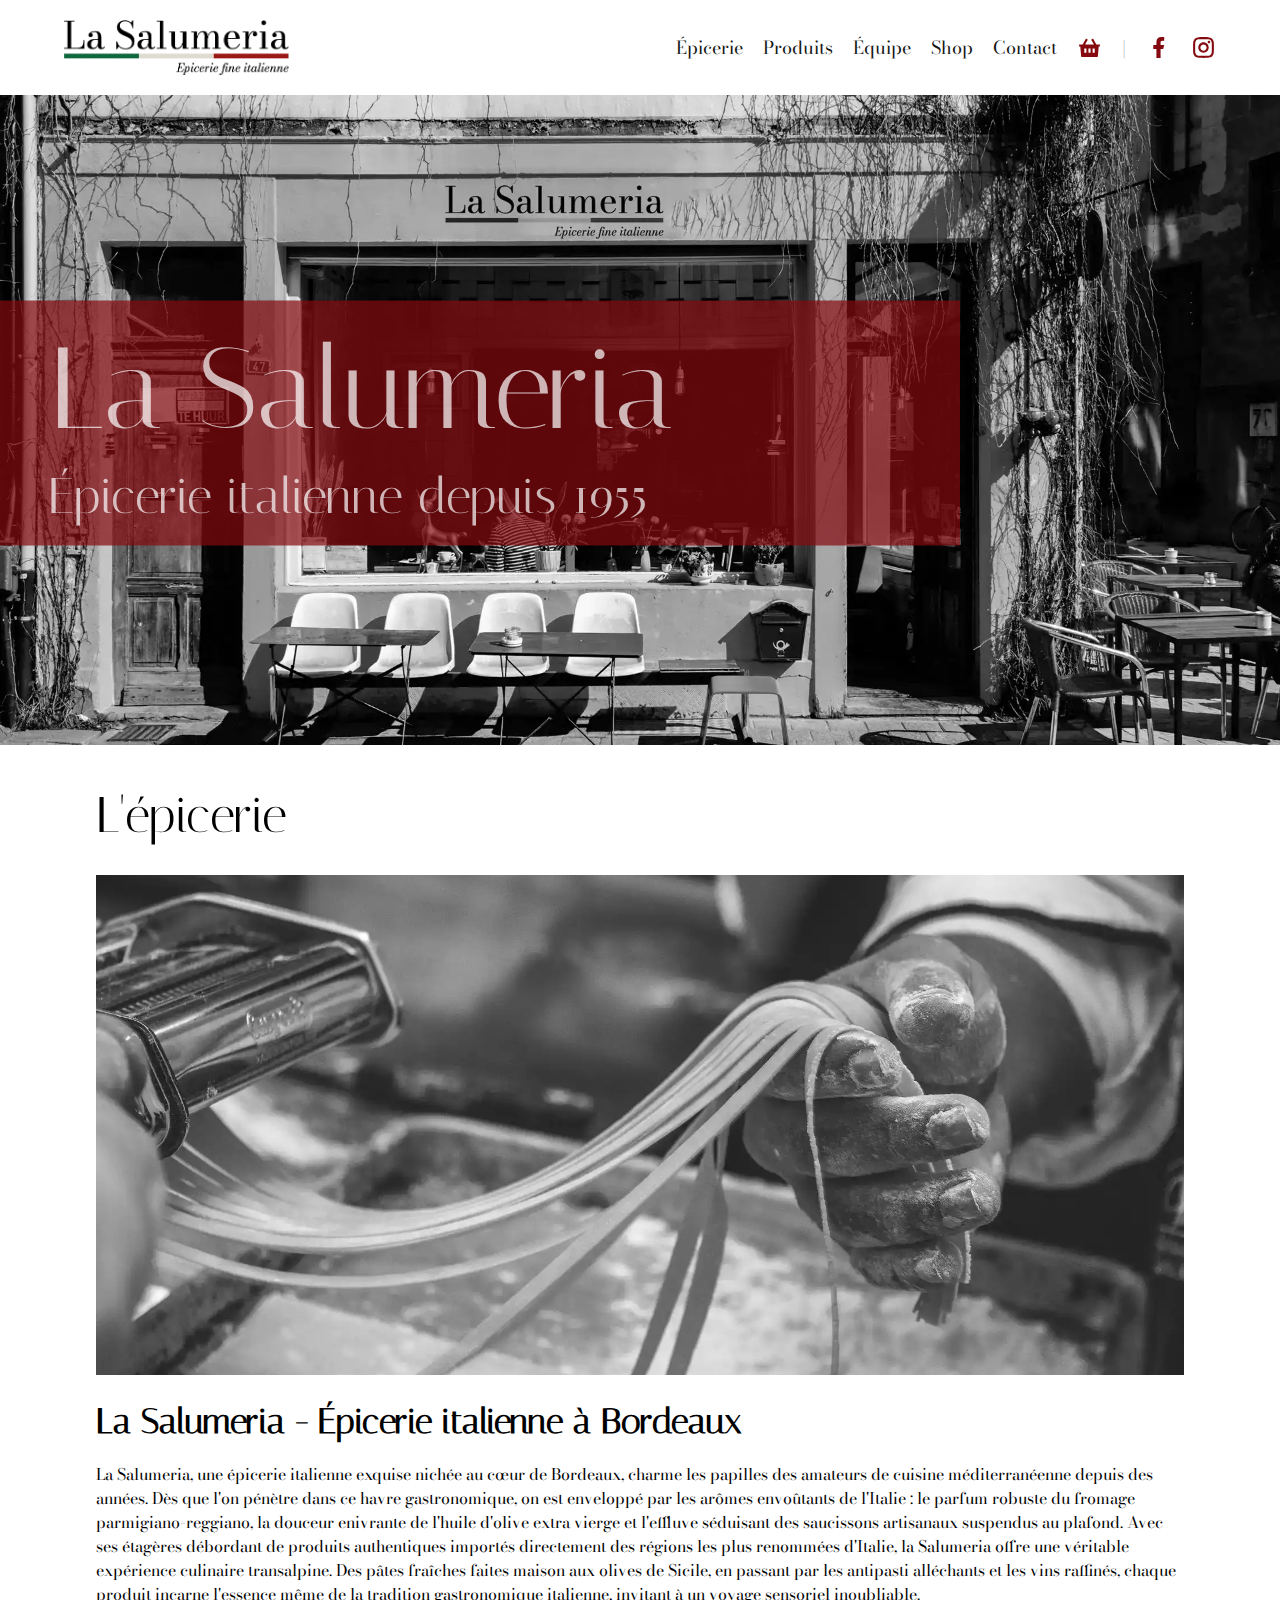
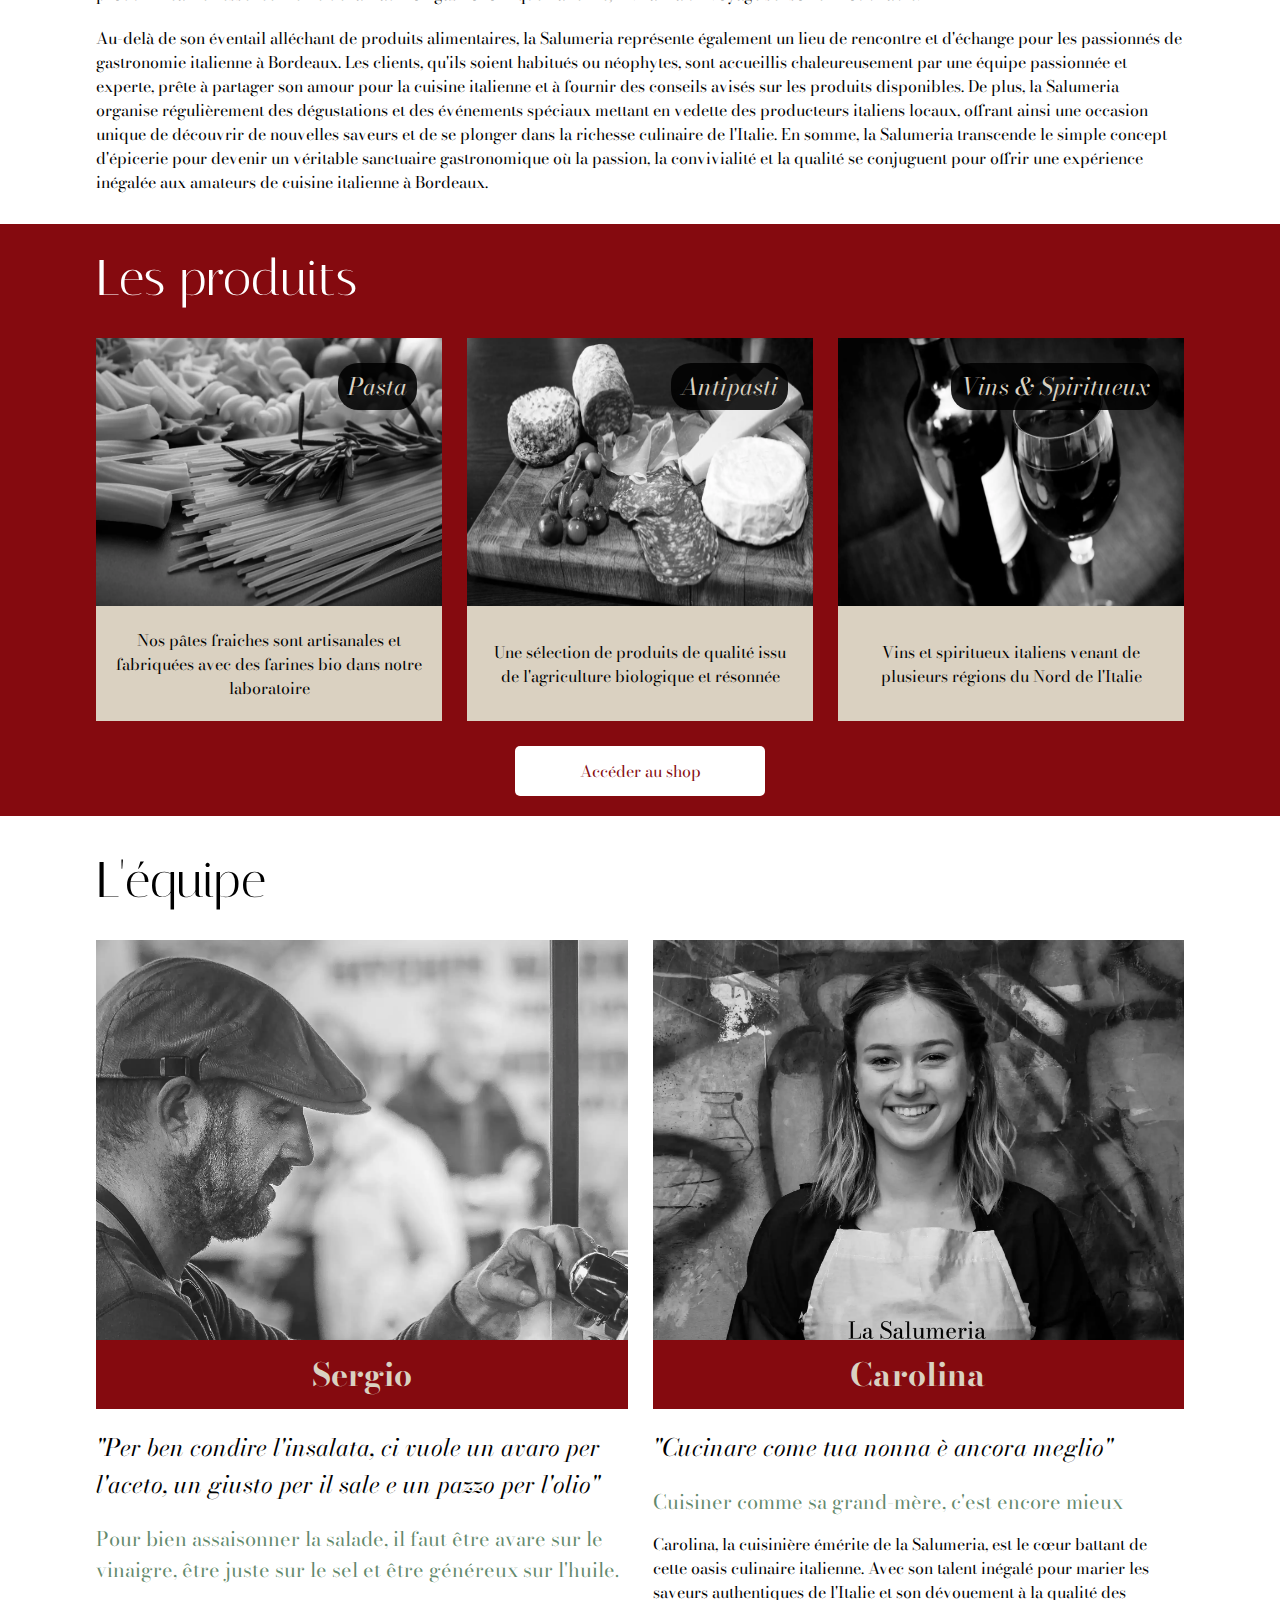
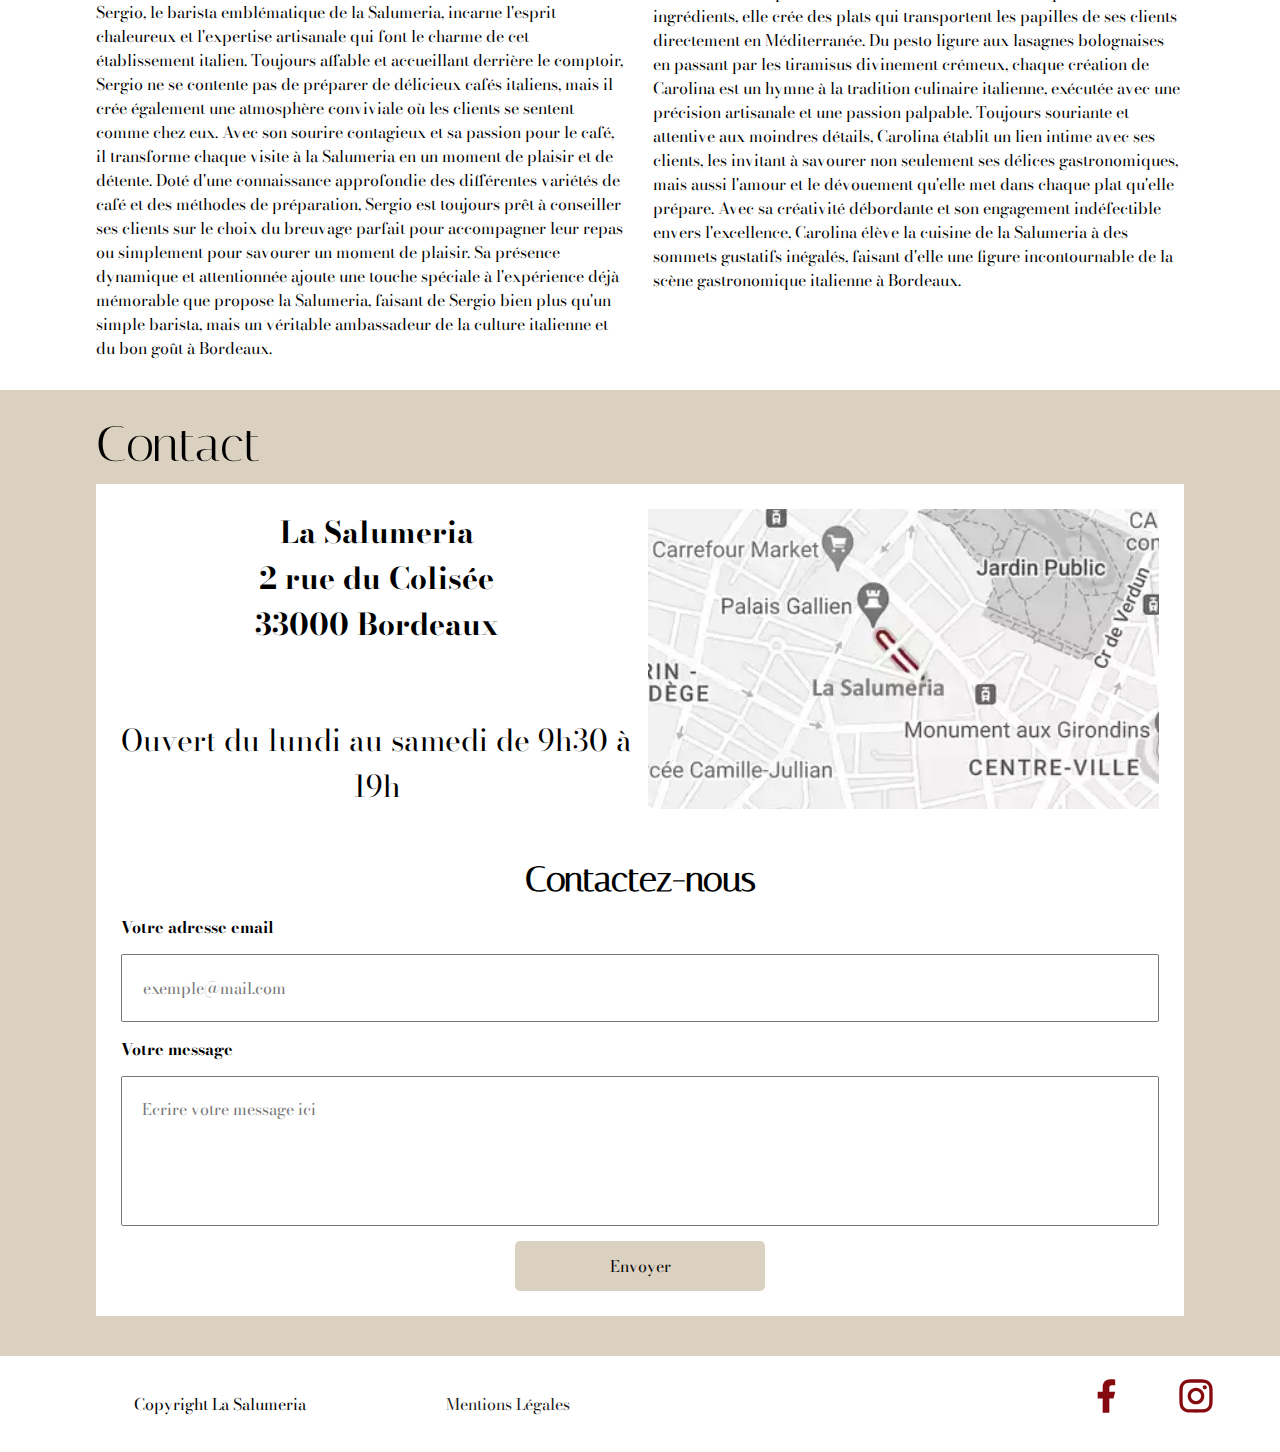
<file: index.html>
<!DOCTYPE html>
<html lang="fr">
<head>
    <meta charset="UTF-8">
    <meta name="viewport" content="width=device-width, initial-scale=1.0">
    <meta name="description" content="Épicerie italienne à Bordeaux">
    <title>Salumeria - Accueil</title>
    <link rel="icon" href="./assets/images/favicon.png">
    <link rel="preconnect" href="https://fonts.googleapis.com">
    <link rel="preconnect" href="https://fonts.gstatic.com" crossorigin>
    <link rel="stylesheet" href="https://fonts.googleapis.com/css2?family=Bodoni+Moda:ital,opsz,wght@0,6..96,400;0,6..96,500;0,6..96,600;0,6..96,700;0,6..96,800;0,6..96,900;1,6..96,400;1,6..96,500&family=Italiana&display=swap">
    <link rel="stylesheet" href="./assets/styles/style.css">
</head>
<body>
    <header class="header__block">
        <img alt="Logo du site" class="header__logo" loading="lazy" src="./assets/images/logo_la_salumeria.webp">
        <nav>
            <img alt="Menu du site" class="nav__mobile_logo" loading="lazy" src="./assets/images/icones/menu.svg">
            <ul class="nav__list">
                <li>
                    <a class="link" href="#grocery">Épicerie</a>
                </li>
                <li>
                    <a class="link" href="#products">Produits</a>
                </li>
                <li>
                    <a class="link" href="#teams">Équipe</a>
                </li>
                <li>
                    <a class="link" href="./pages/shop.html">Shop</a>
                </li>
                <li>
                    <a class="link" href="#contact">Contact</a>
                </li>
                <li>
                    <a class="link" href="#">
                        <img alt="Panier d'achats" class="icon nav__icon" loading="lazy" src="./assets/images/icones/panier.svg">
                    </a>
                </li>
                <li>
                    <span>|</span>
                </li>
                <li>
                    <a class="link" href="#">
                        <img alt="Page Facebook" class="icon nav__icon" loading="lazy" src="./assets/images/icones/facebook.svg">
                    </a>
                </li>
                <li>
                    <a class="link" href="#">
                        <img alt="Page Instagram" class="icon nav__icon" loading="lazy" src="./assets/images/icones/instagram.svg">
                    </a>
                </li>
            </ul>
        </nav>
    </header>

    <main class="main__block" id="home">
        <div class="banner">
            <img alt="Vitrine de notre boutique" class="banner__image" loading="lazy" src="./assets/images/boutique_la_salumeria.webp">
            <div class="banner__container">
                <h1 class="banner__title heading">La Salumeria</h1>
                <h2 class="banner__description heading">Épicerie italienne depuis 1955</h2>
            </div>
        </div>
        <section class="section__block" id="grocery">
            <h2 class="heading section__heading">L'épicerie</h2>
            <div class="container__block">
                <img alt="Laminoir" class="grocery__image" loading="lazy" src="./assets/images/laminoir_a_pates.webp">
                <h3 class="grocery__heading heading">La Salumeria - Épicerie italienne à Bordeaux</h3>
                <p class="grocery__description">
                    La Salumeria, une épicerie italienne exquise nichée au cœur de Bordeaux, charme les papilles des amateurs de cuisine méditerranéenne depuis des années. Dès que l'on pénètre dans ce havre gastronomique, on est enveloppé par les arômes envoûtants de l'Italie : le parfum robuste du fromage parmigiano-reggiano, la douceur enivrante de l'huile d'olive extra vierge et l'effluve séduisant des saucissons artisanaux suspendus au plafond. Avec ses étagères débordant de produits authentiques importés directement des régions les plus renommées d'Italie, la Salumeria offre une véritable expérience culinaire transalpine. Des pâtes fraîches faites maison aux olives de Sicile, en passant par les antipasti alléchants et les vins raffinés, chaque produit incarne l'essence même de la tradition gastronomique italienne, invitant à un voyage sensoriel inoubliable.
                </p>
                <p class="grocery__description">
                    Au-delà de son éventail alléchant de produits alimentaires, la Salumeria représente également un lieu de rencontre et d'échange pour les passionnés de gastronomie italienne à Bordeaux. Les clients, qu'ils soient habitués ou néophytes, sont accueillis chaleureusement par une équipe passionnée et experte, prête à partager son amour pour la cuisine italienne et à fournir des conseils avisés sur les produits disponibles. De plus, la Salumeria organise régulièrement des dégustations et des événements spéciaux mettant en vedette des producteurs italiens locaux, offrant ainsi une occasion unique de découvrir de nouvelles saveurs et de se plonger dans la richesse culinaire de l'Italie. En somme, la Salumeria transcende le simple concept d'épicerie pour devenir un véritable sanctuaire gastronomique où la passion, la convivialité et la qualité se conjuguent pour offrir une expérience inégalée aux amateurs de cuisine italienne à Bordeaux.
                </p>
            </div>
        </section>
        <section class="section__block" id="products">
            <div class="product__background"></div>
            <h2 class="heading section__heading">Les produits</h2>
            <div class="container__block">
                <div class="products__list">
                    <div class="product">
                        <div class="product__header">
                            <img alt="Lorem" class="product__image" loading="lazy" src="./assets/images/assortiment_de_pates.webp">
                            <span class="product__name">Pasta</span>
                        </div>
                        <div class="product__footer">
                            <p class="product__description">
                                Nos pâtes fraiches sont artisanales et fabriquées avec des farines bio dans notre laboratoire
                            </p>
                        </div>
                    </div>
                    <div class="product">
                        <div class="product__header">
                            <img alt="Lorem" class="product__image" loading="lazy" src="./assets/images/plancha_aperitif.webp">
                            <span class="product__name">Antipasti</span>
                        </div>
                        <div class="product__footer">
                            <p class="product__description">
                                Une sélection de produits de qualité issu de l'agriculture biologique et résonnée
                            </p>
                        </div>
                    </div>
                    <div class="product">
                        <div class="product__header">
                            <img alt="Lorem" class="product__image" loading="lazy" src="./assets/images/verre_bouteille_vin.webp">
                            <span class="product__name">Vins & Spiritueux</span>
                        </div>
                        <div class="product__footer">
                            <p class="product__description">
                                Vins et spiritueux italiens venant de plusieurs régions du Nord de l'Italie
                            </p>
                        </div>
                    </div>
                </div>
                <a class="btn btn--product" href="./pages/shop.html">Accéder au shop</a>
            </div>
        </section>
        <section class="section__block" id="teams">
            <h2 class="heading section__heading">L'équipe</h2>
            <div class="container__block">
                <div class="teams__list">
                    <div class="team">
                        <img alt="Barista men" class="team__photography" loading="lazy" src="./assets/images/barista.webp">
                        <span class="team__name">Sergio</span>
                        <p class="team__quote">
                            "Per ben condire l'insalata, ci vuole un avaro per l'aceto, un giusto per il sale e un pazzo per l'olio"
                        </p>
                        <p class="team__tip">
                            Pour bien assaisonner la salade, il faut être avare sur le vinaigre, être juste sur le sel et être généreux sur l'huile.
                        </p>
                        <p class="team__description">                           
                            Sergio, le barista emblématique de la Salumeria, incarne l'esprit chaleureux et l'expertise artisanale qui font le charme de cet établissement italien. Toujours affable et accueillant derrière le comptoir, Sergio ne se contente pas de préparer de délicieux cafés italiens, mais il crée également une atmosphère conviviale où les clients se sentent comme chez eux. Avec son sourire contagieux et sa passion pour le café, il transforme chaque visite à la Salumeria en un moment de plaisir et de détente. Doté d'une connaissance approfondie des différentes variétés de café et des méthodes de préparation, Sergio est toujours prêt à conseiller ses clients sur le choix du breuvage parfait pour accompagner leur repas ou simplement pour savourer un moment de plaisir. Sa présence dynamique et attentionnée ajoute une touche spéciale à l'expérience déjà mémorable que propose la Salumeria, faisant de Sergio bien plus qu'un simple barista, mais un véritable ambassadeur de la culture italienne et du bon goût à Bordeaux.
                        </p>
                    </div>
                    <div class="team">
                        <img alt="Barista men" class="team__photography" loading="lazy" src="./assets/images/hotesse_boutique_la_salumeria.webp">
                        <span class="team__name">Carolina</span>
                        <p class="team__quote">
                            "Cucinare come tua nonna è ancora meglio"
                        </p>
                        <p class="team__tip">
                            Cuisiner comme sa grand-mère, c'est encore mieux
                        </p>
                        <p class="team__description">
                            Carolina, la cuisinière émérite de la Salumeria, est le cœur battant de cette oasis culinaire italienne. Avec son talent inégalé pour marier les saveurs authentiques de l'Italie et son dévouement à la qualité des ingrédients, elle crée des plats qui transportent les papilles de ses clients directement en Méditerranée. Du pesto ligure aux lasagnes bolognaises en passant par les tiramisus divinement crémeux, chaque création de Carolina est un hymne à la tradition culinaire italienne, exécutée avec une précision artisanale et une passion palpable. Toujours souriante et attentive aux moindres détails, Carolina établit un lien intime avec ses clients, les invitant à savourer non seulement ses délices gastronomiques, mais aussi l'amour et le dévouement qu'elle met dans chaque plat qu'elle prépare. Avec sa créativité débordante et son engagement indéfectible envers l'excellence, Carolina élève la cuisine de la Salumeria à des sommets gustatifs inégalés, faisant d'elle une figure incontournable de la scène gastronomique italienne à Bordeaux.
                        </p>
                    </div>
                </div>
            </div>
        </section>
        <section class="section__block" id="contact">
            <h2 class="heading section__heading">Contact</h2>
            <div class="container__block">
                <div class="contact__content">
                    <div class="contact__infos">
                        <div class="contact__address">
                            <p>
                                La Salumeria
                            </p>
                            <p>
                                2 rue du Colisée
                            </p>
                            <p>
                                33000 Bordeaux                    
                            </p>
                        </div>
                        <p>
                            Ouvert du lundi au samedi de 9h30 à 19h
                        </p>
                    </div>
                    <img alt="Localisation maps" class="contact__map" loading="lazy" src="./assets/images/localisation.webp">
                    <form action="#" class="contact__form" method="POST">
                        <h3 class="contact__heading heading">Contactez-nous</h3>
                        <label class="contact__label" for="contact__mail">Votre adresse email</label>
                        <input class="contact__field" id="contact__mail" name="contact__mail" placeholder="exemple@mail.com" required type="text">
                        <label class="contact__label" for="contact__message">Votre message</label>
                        <textarea class="contact__field" id="contact__message" name="contact__message" placeholder="Ecrire votre message ici" required></textarea>
                        <input class="btn btn--contact" type="submit" value="Envoyer">
                    </form>
                </div>
            </div>
        </section>
   </main>

    <footer class="footer__block">
        <div class="footer__socials">
            <a class="link" href="#">
                <img alt="Logo Facebook" class="footer__socials_logo icon" loading="lazy" src="./assets/images/icones/facebook.svg">
            </a>
            <a class="link" href="#">
                <img alt="Logo Instagram" class="footer__socials_logo icon" loading="lazy" src="./assets/images/icones/instagram.svg">
            </a>
        </div>
        <div class="footer__informations">
            <span>Copyright La Salumeria</span>
            <a class="link" href="#">Mentions Légales</a>
        </div>
    </footer>
</body>
</html>
</file>
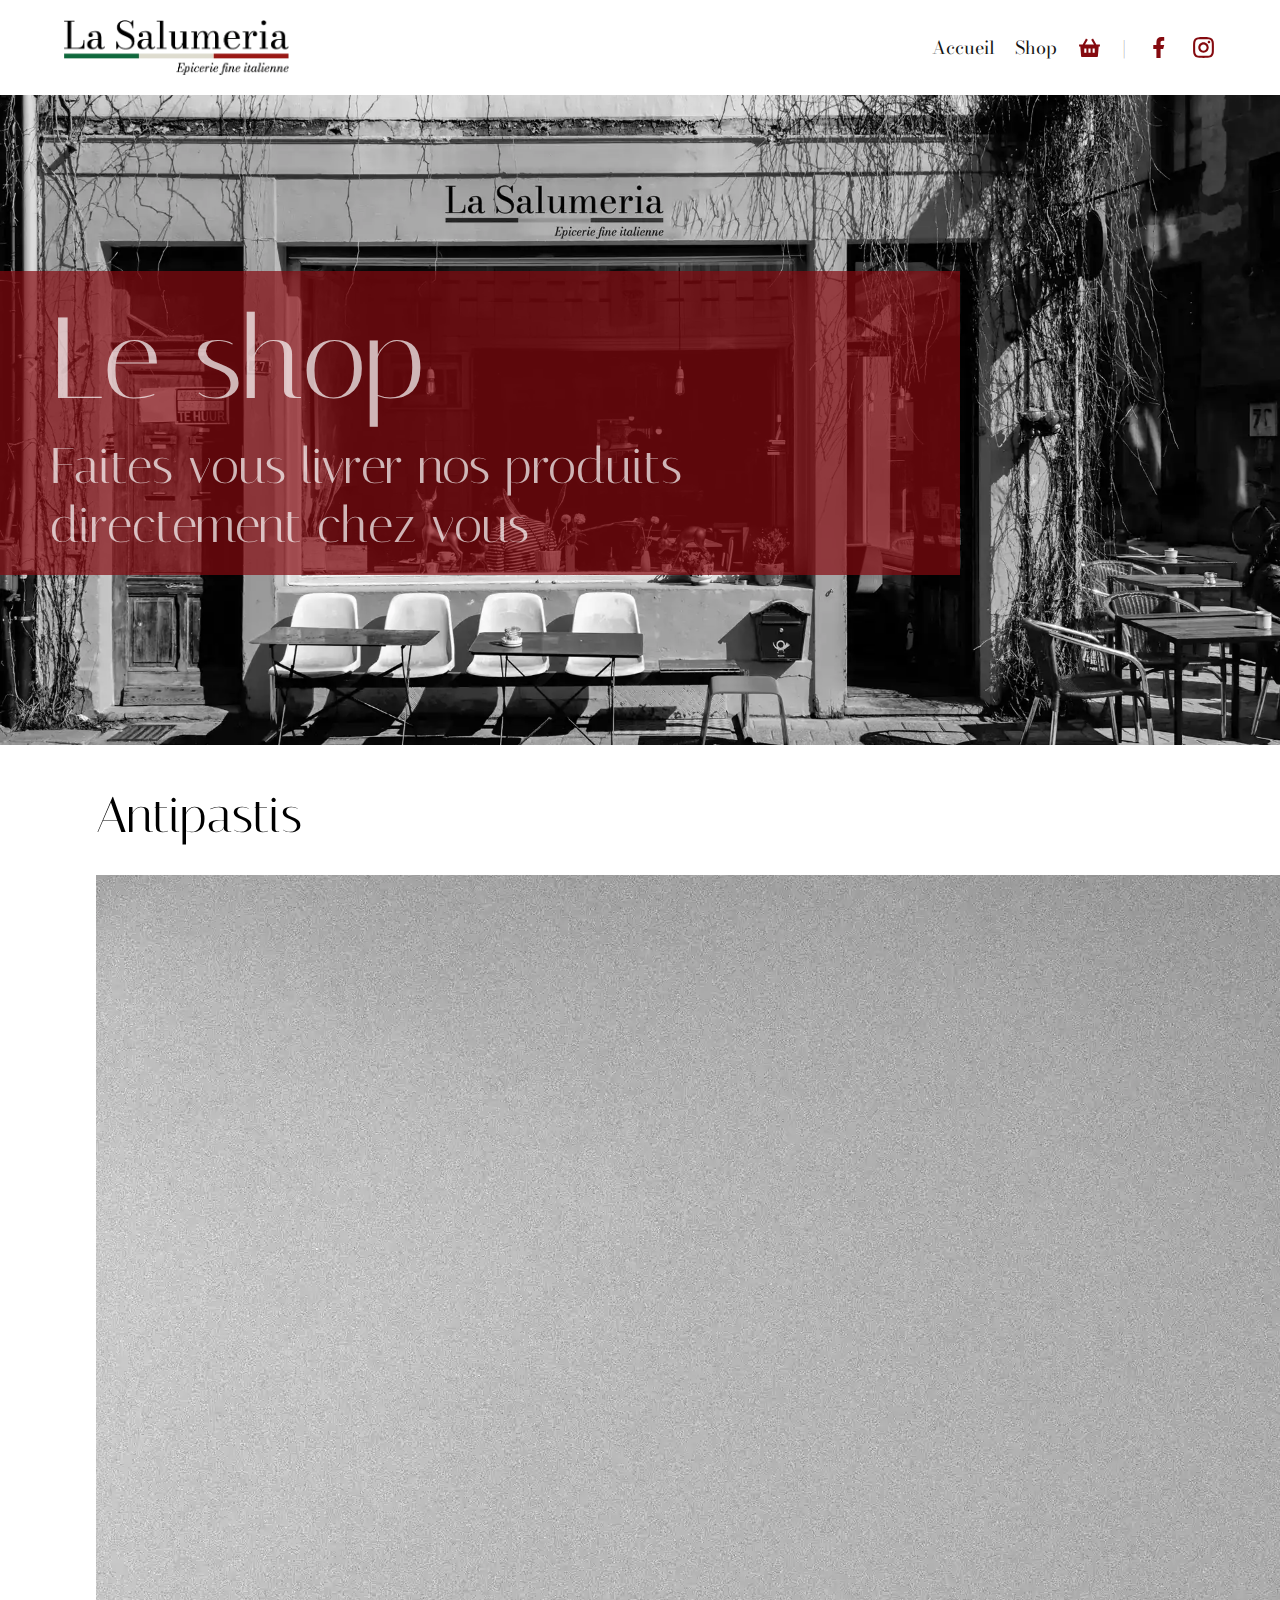
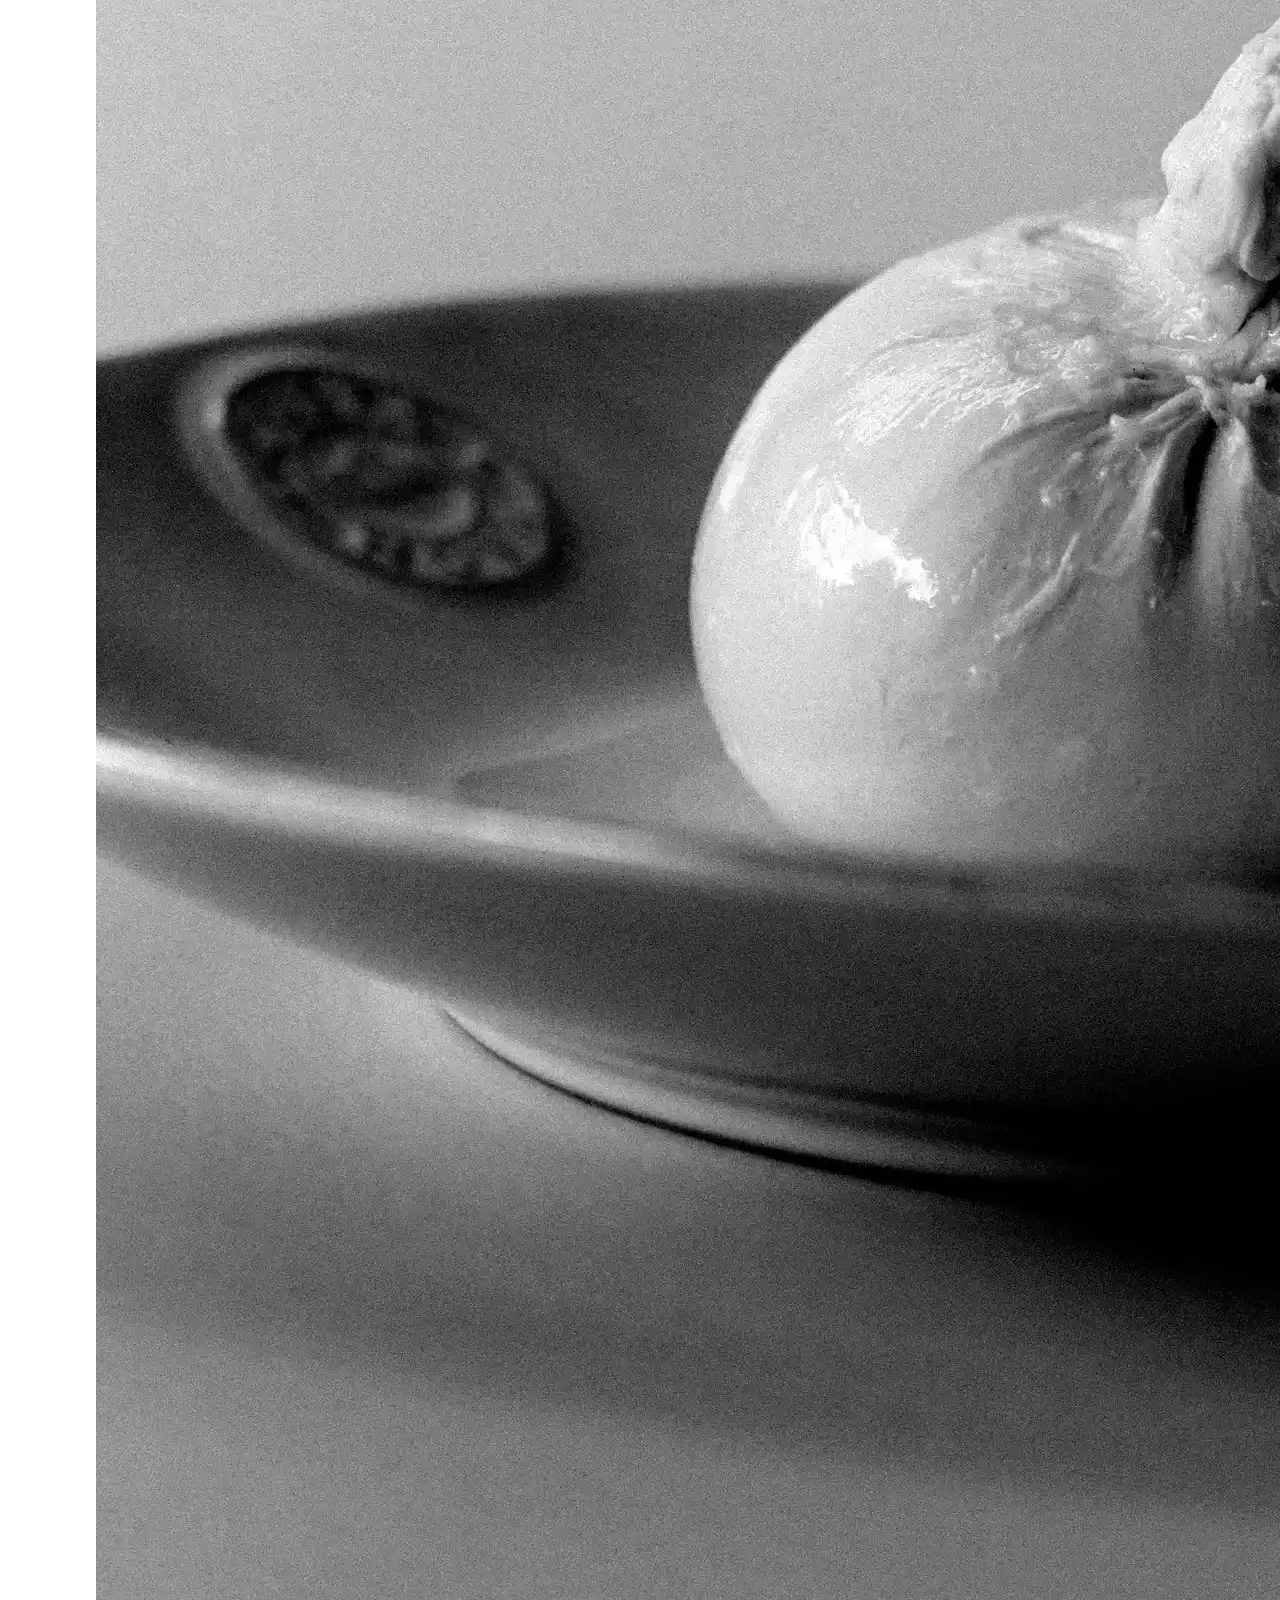
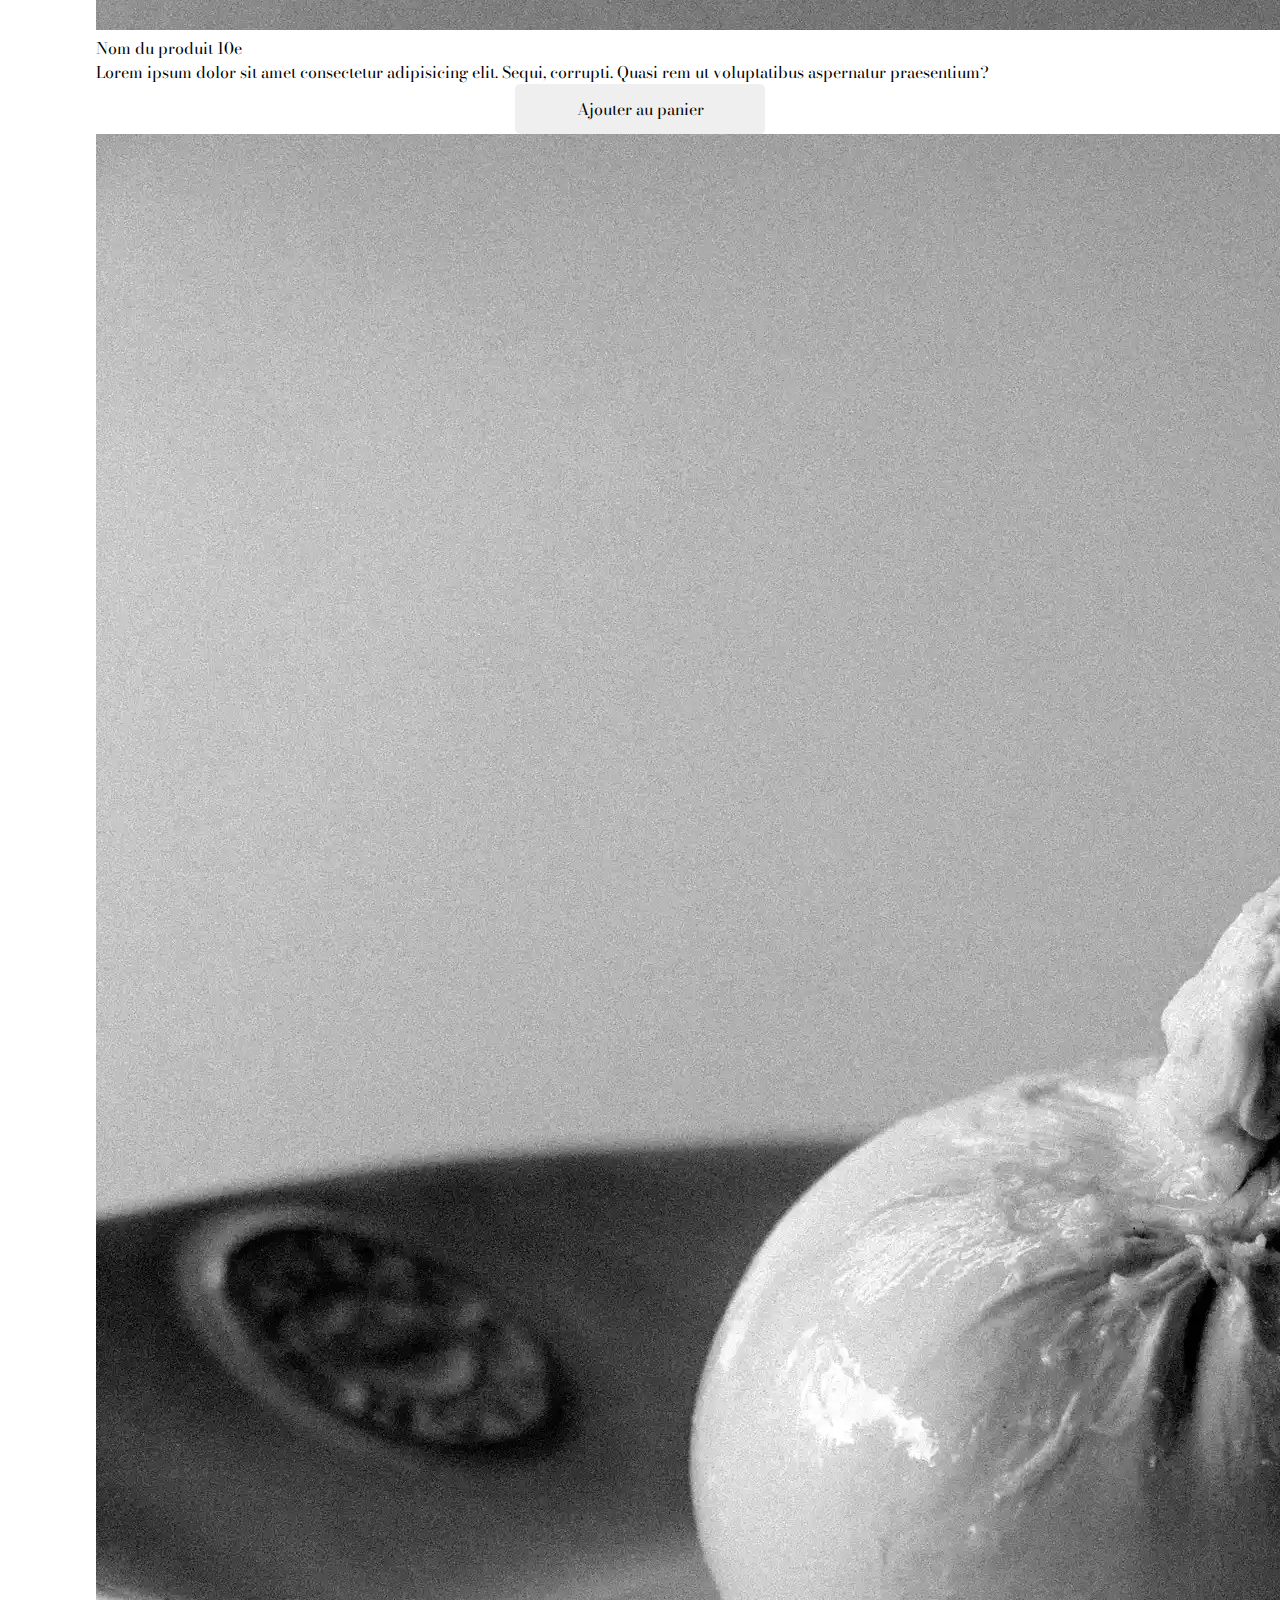
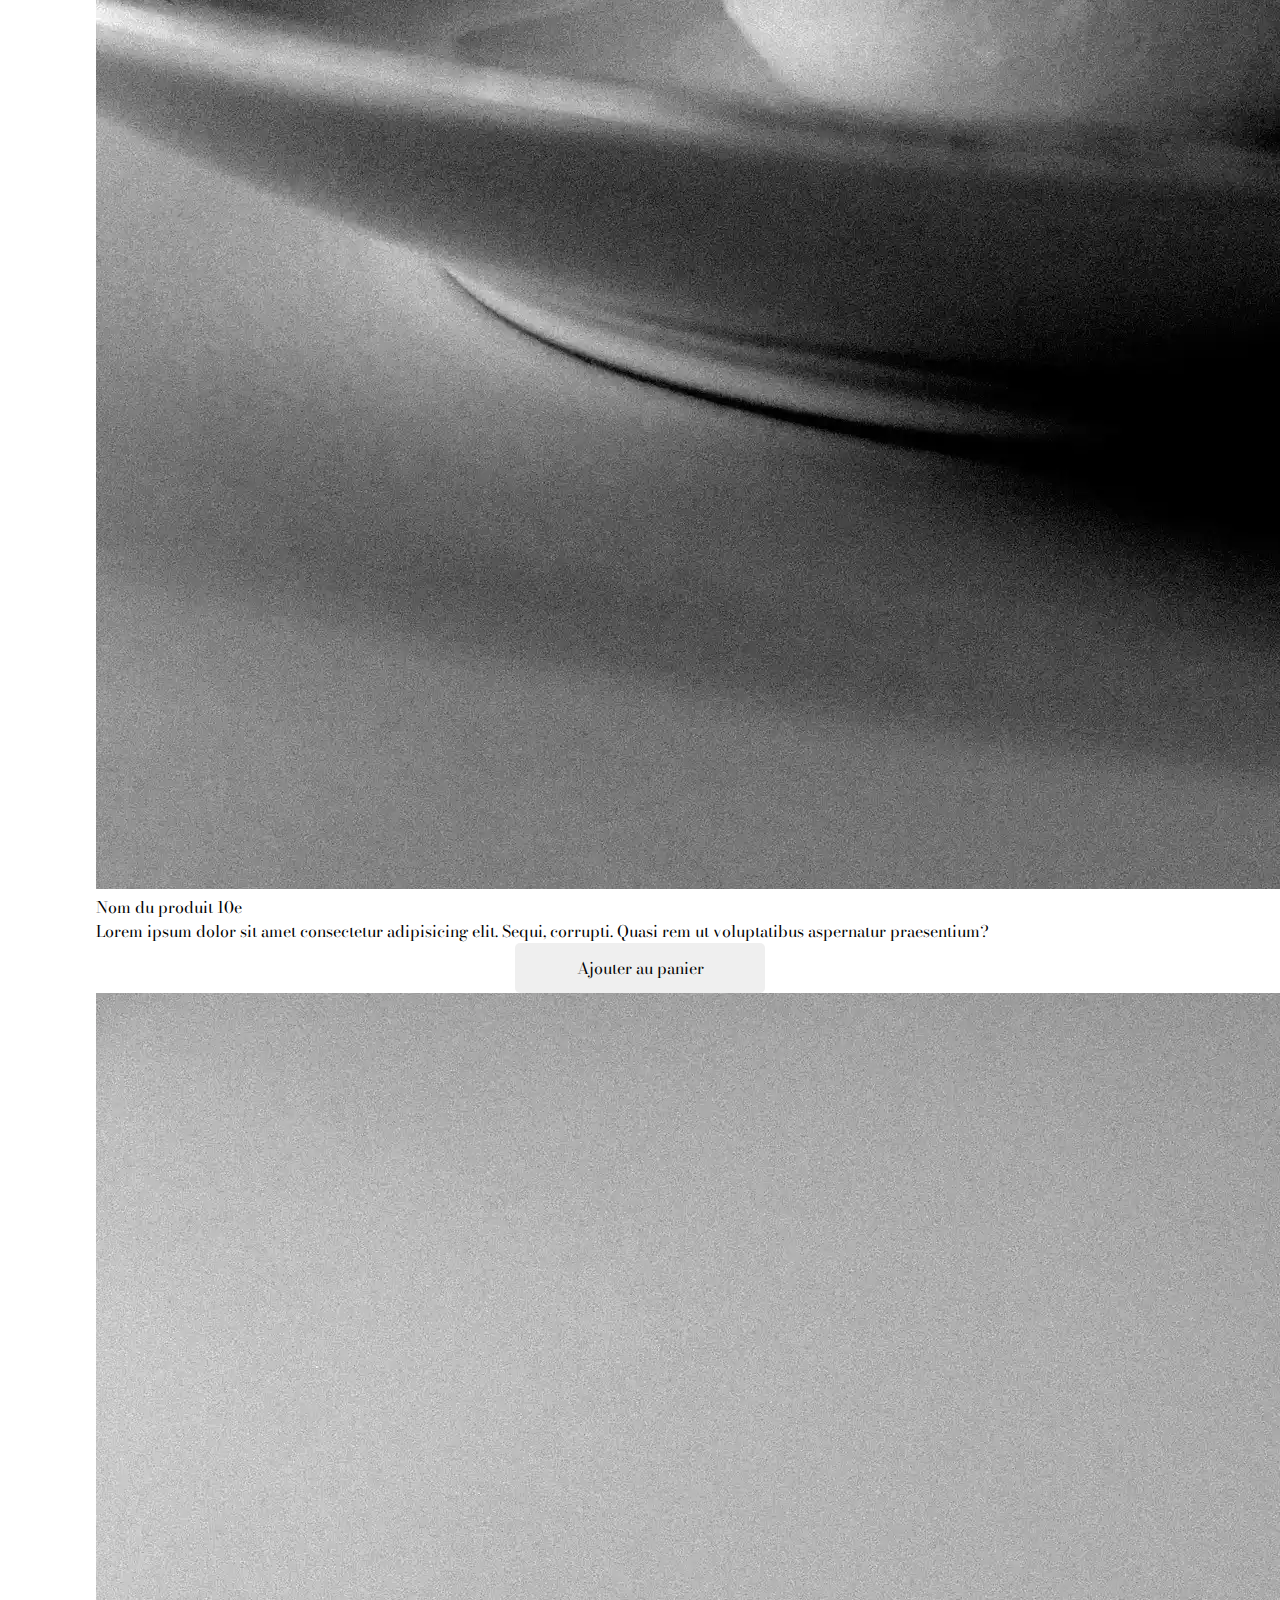
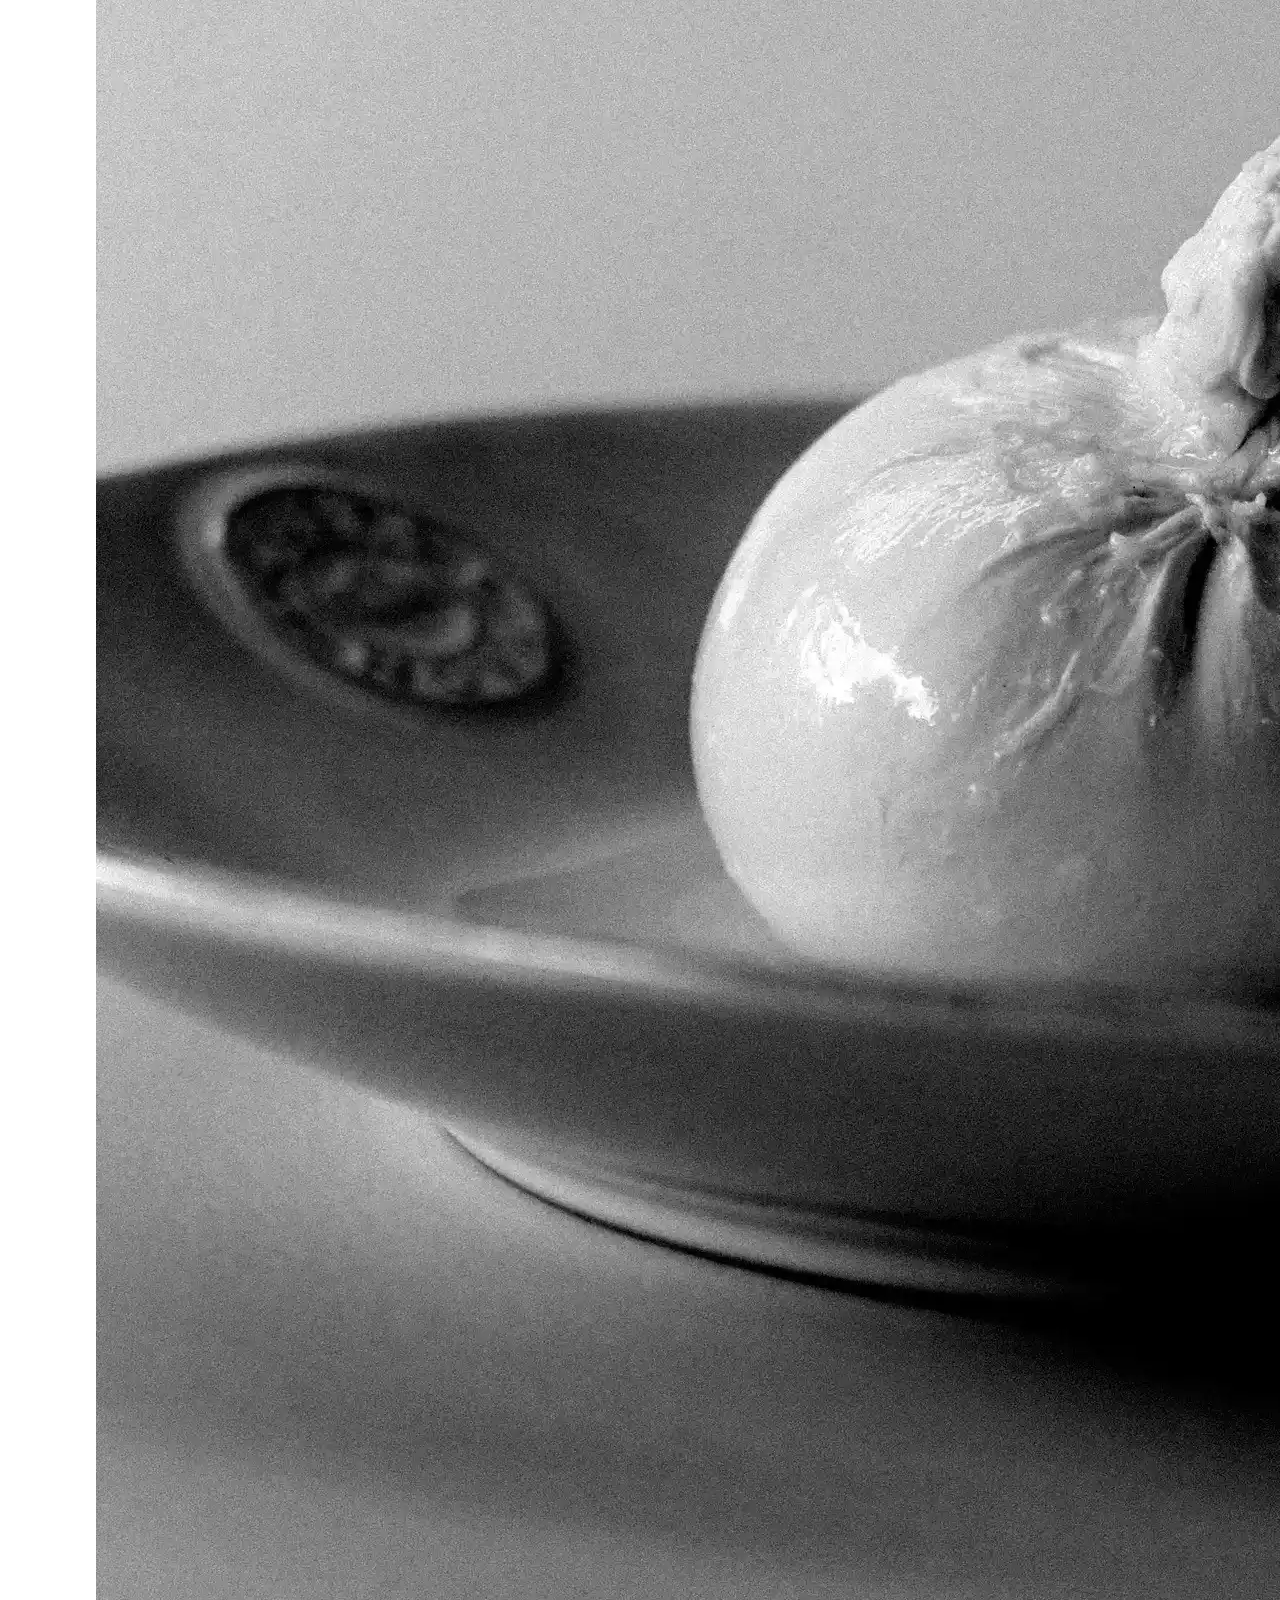
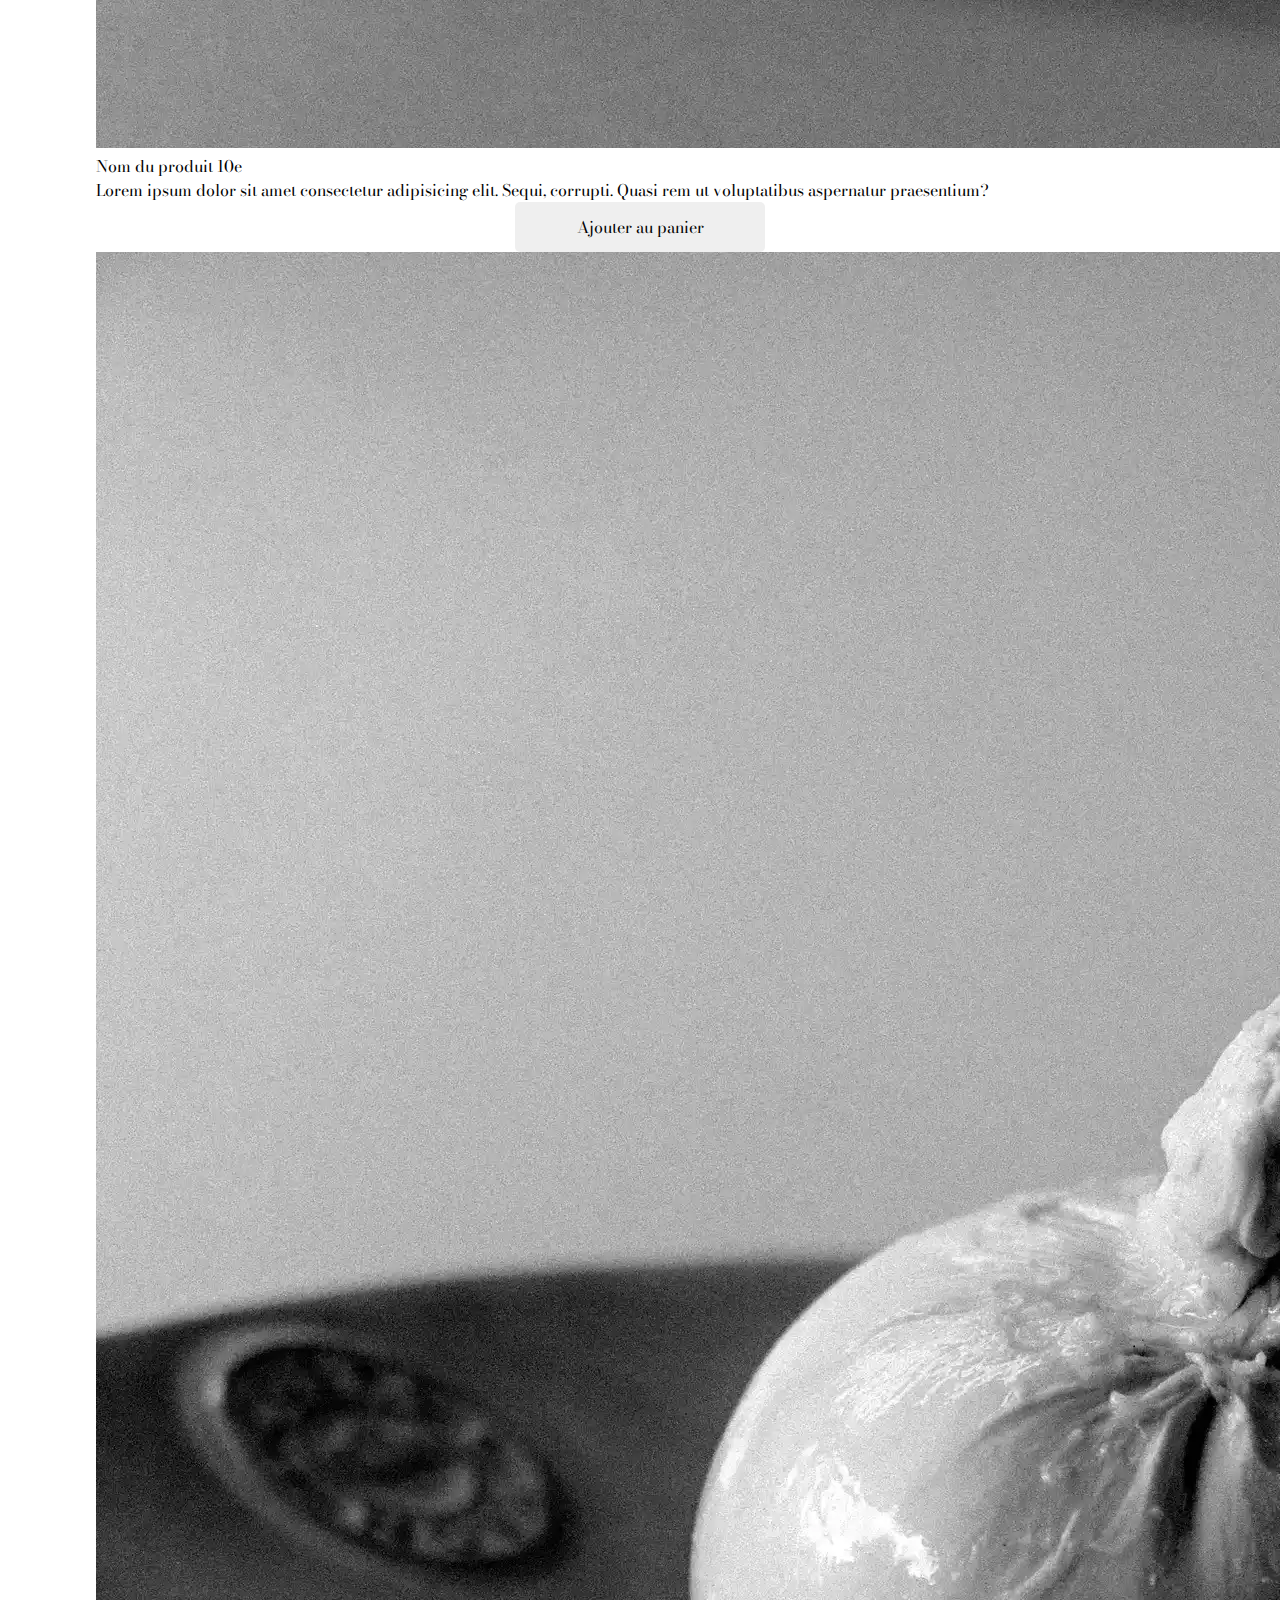
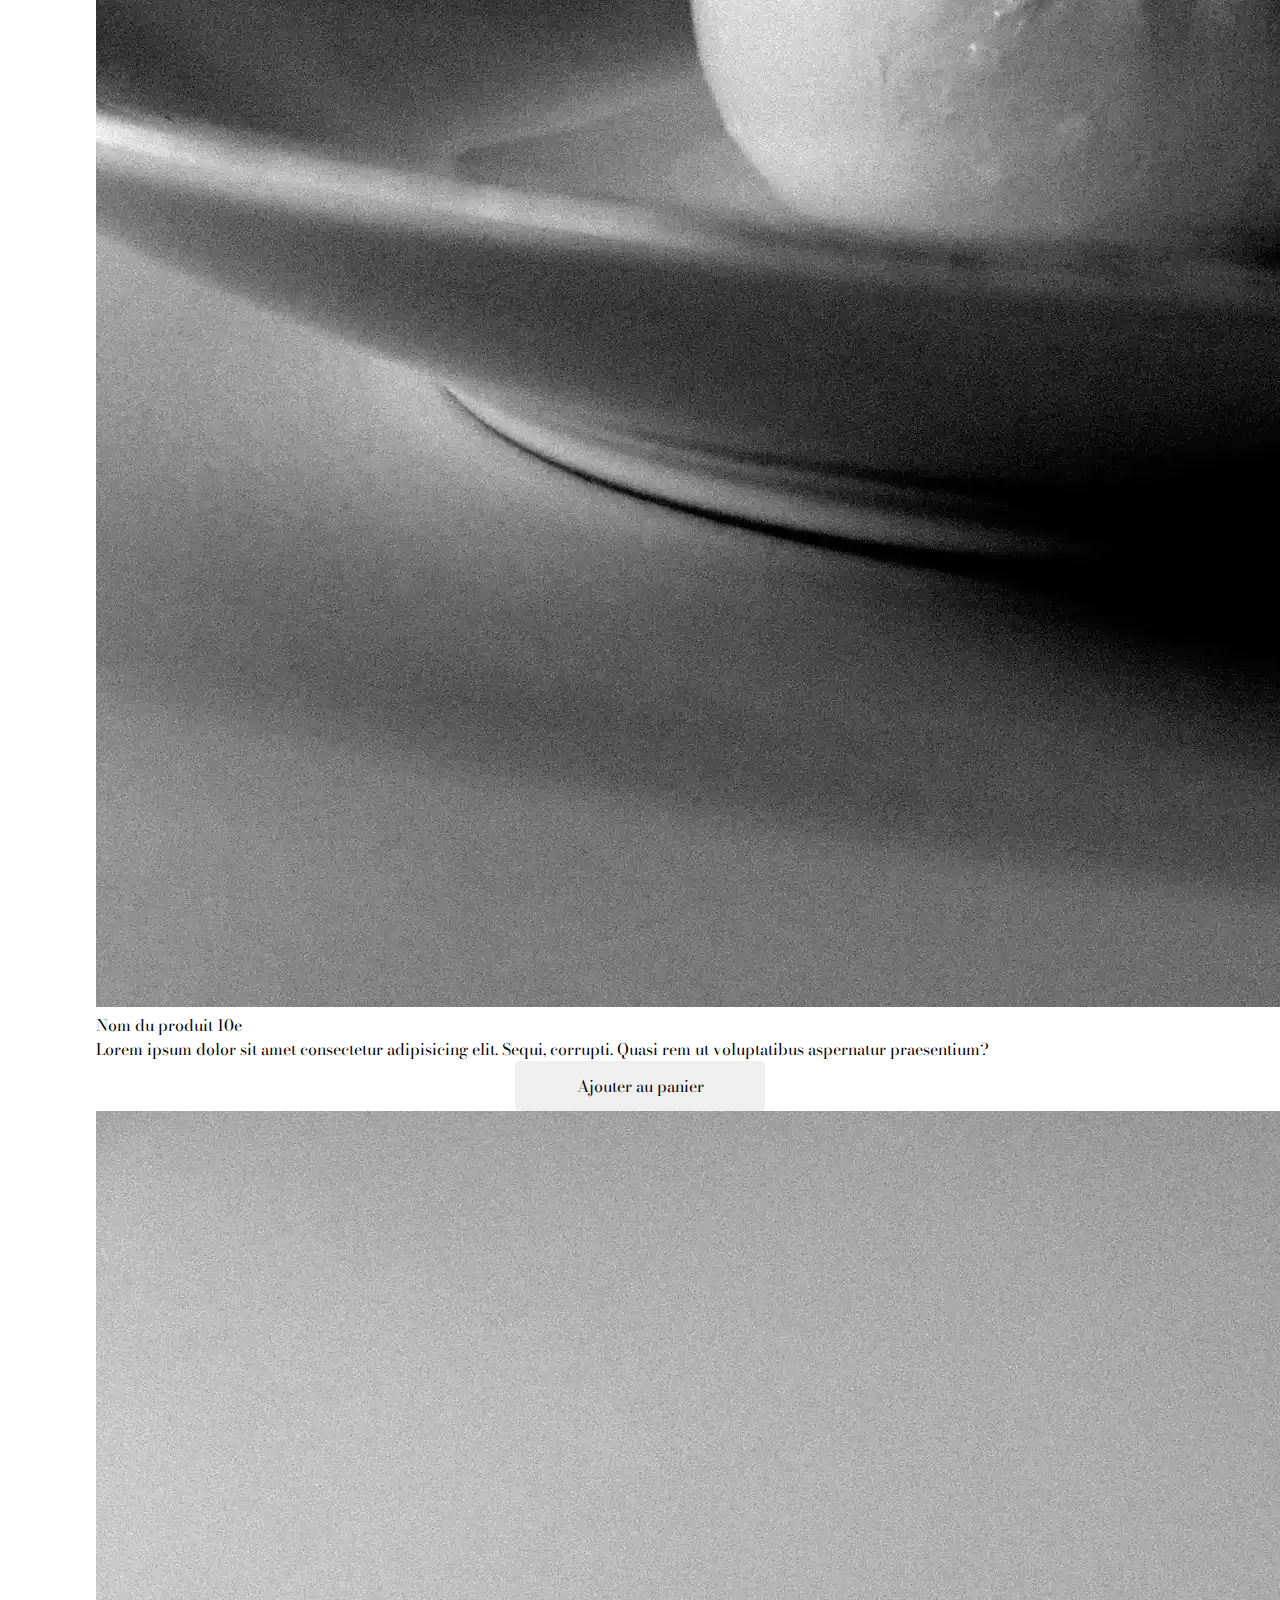
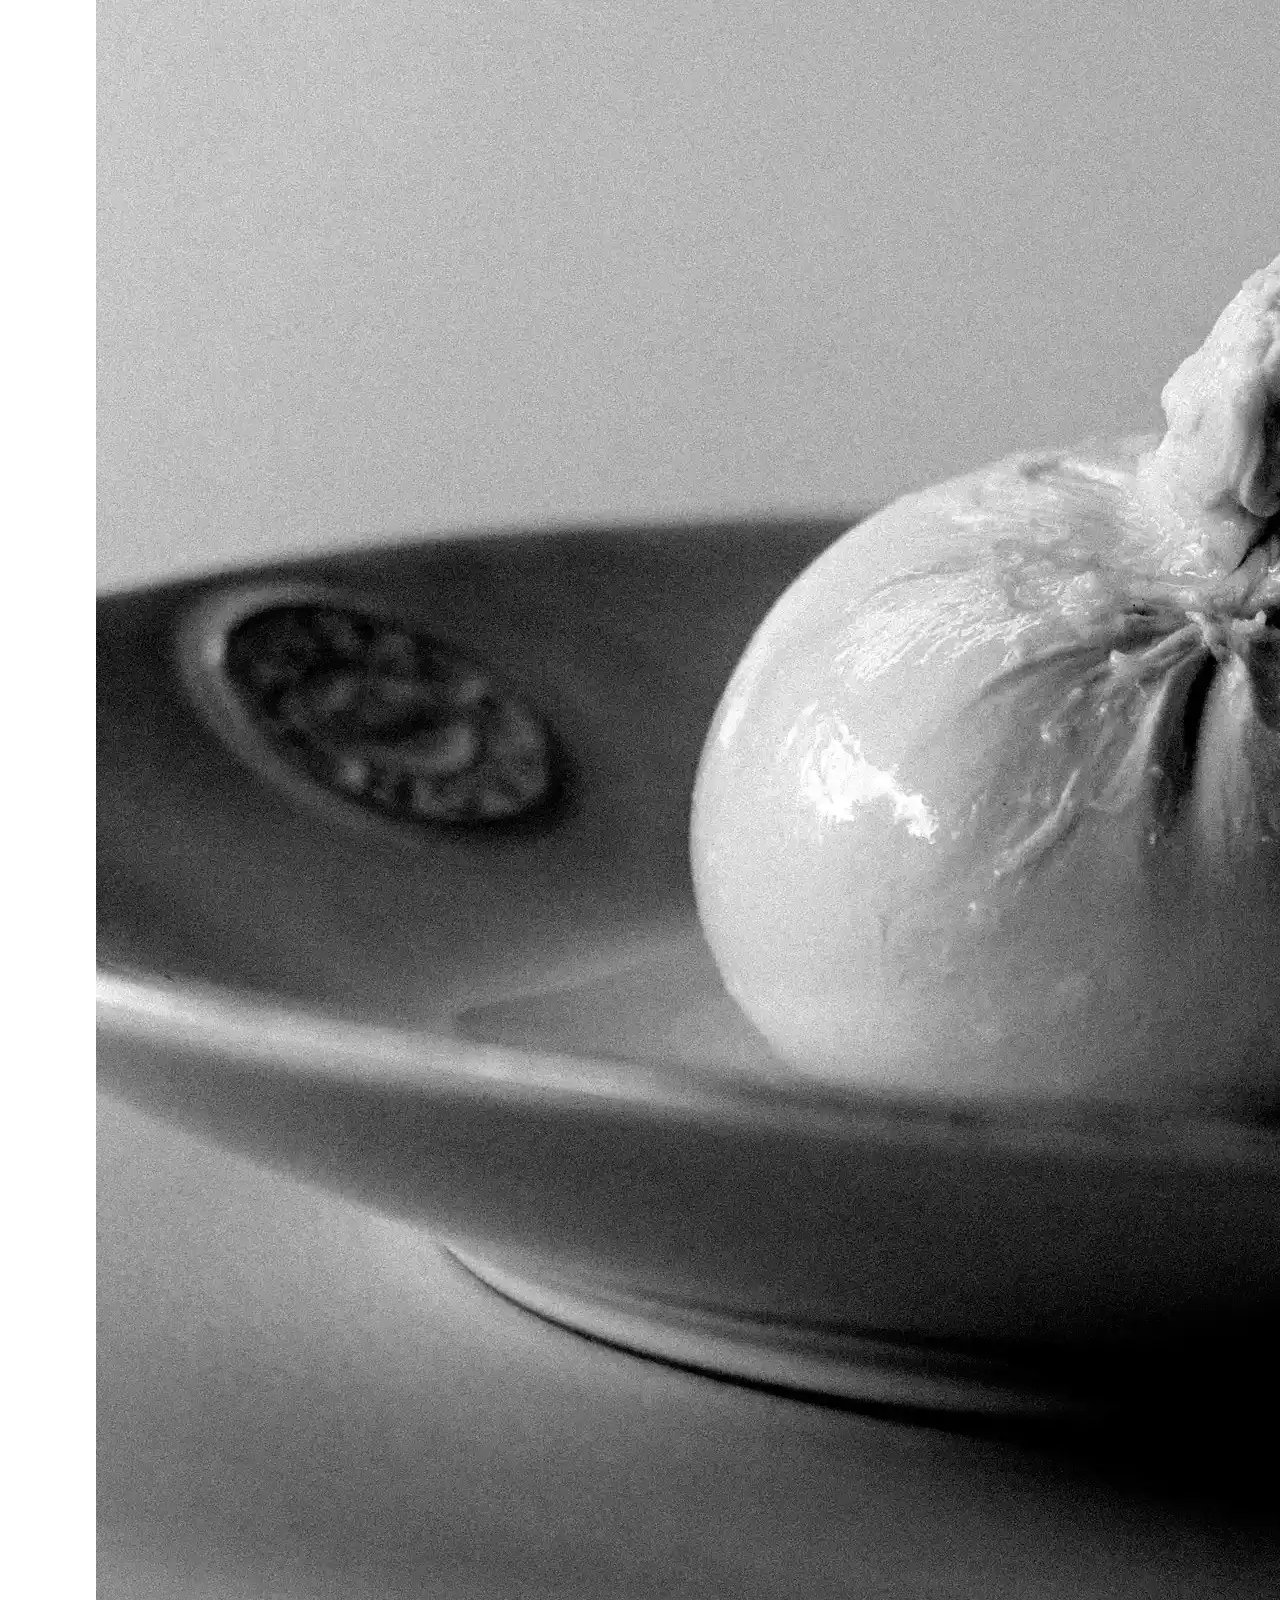
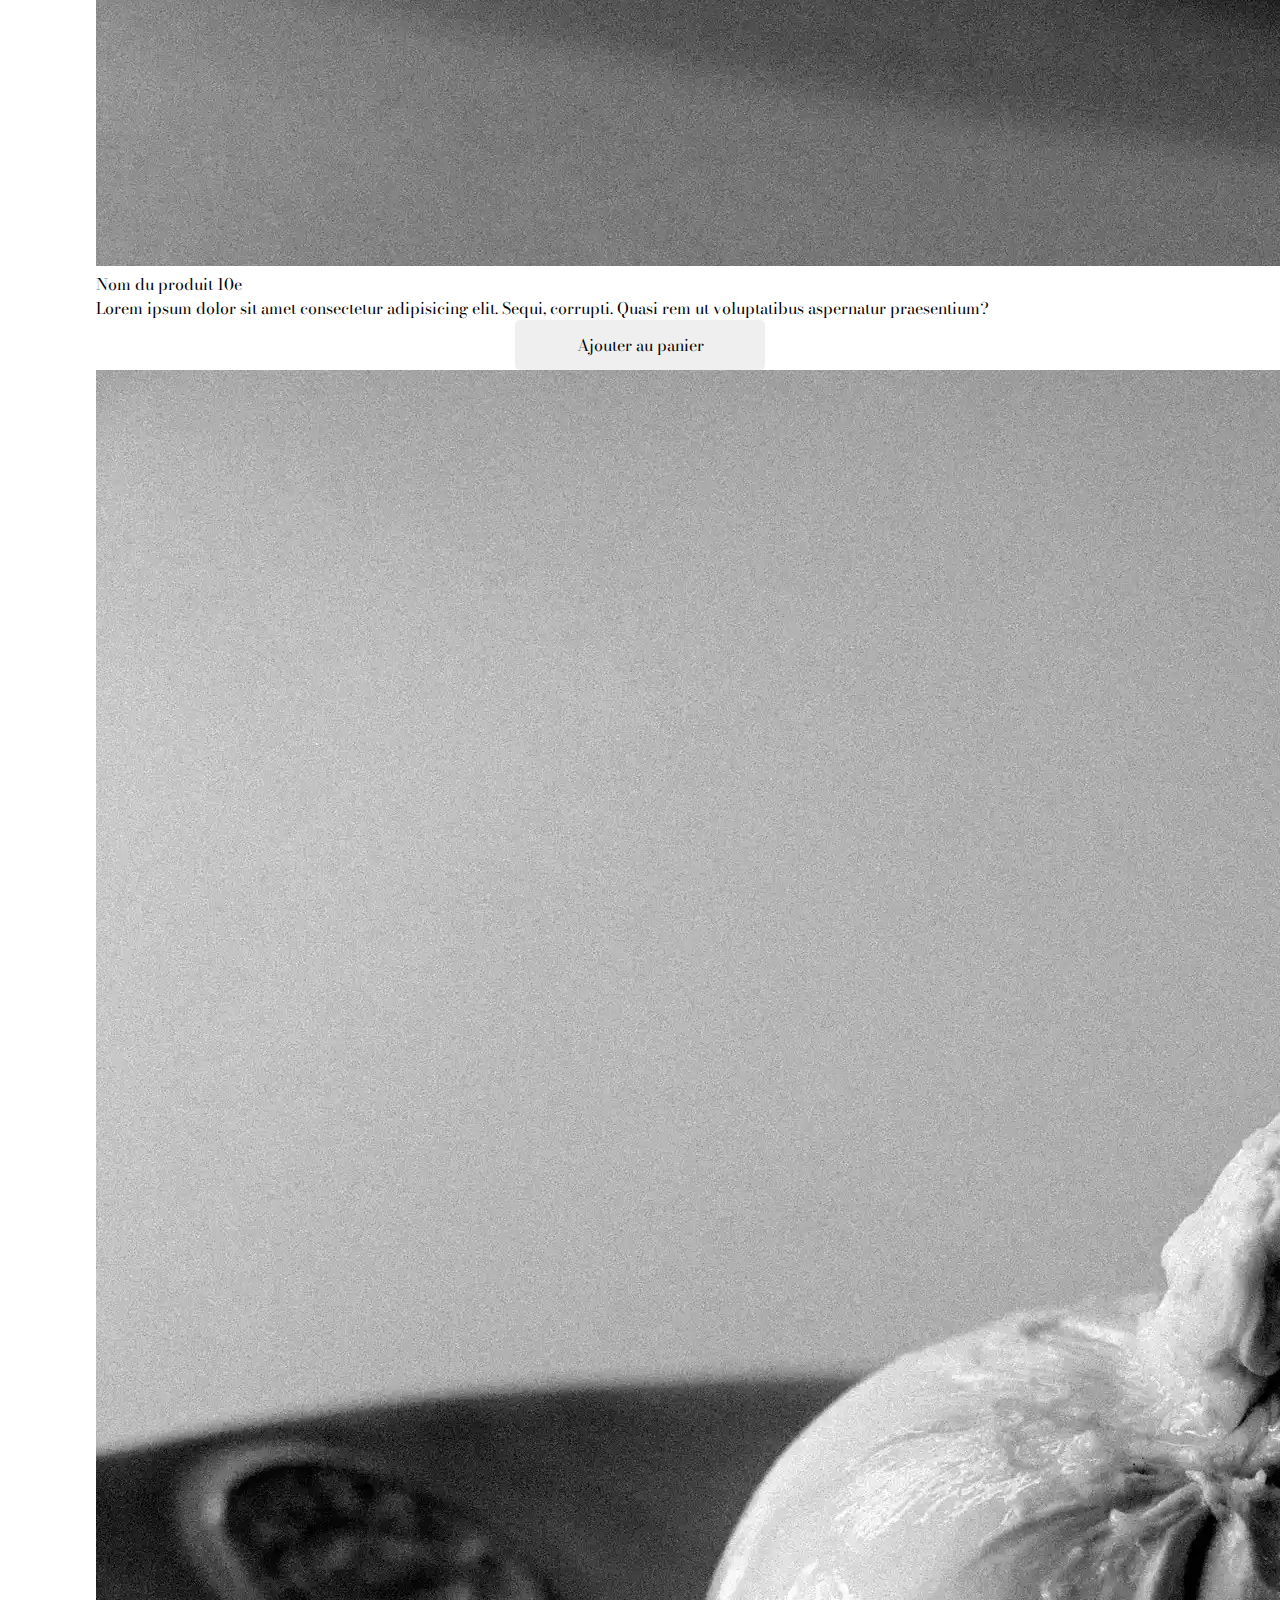
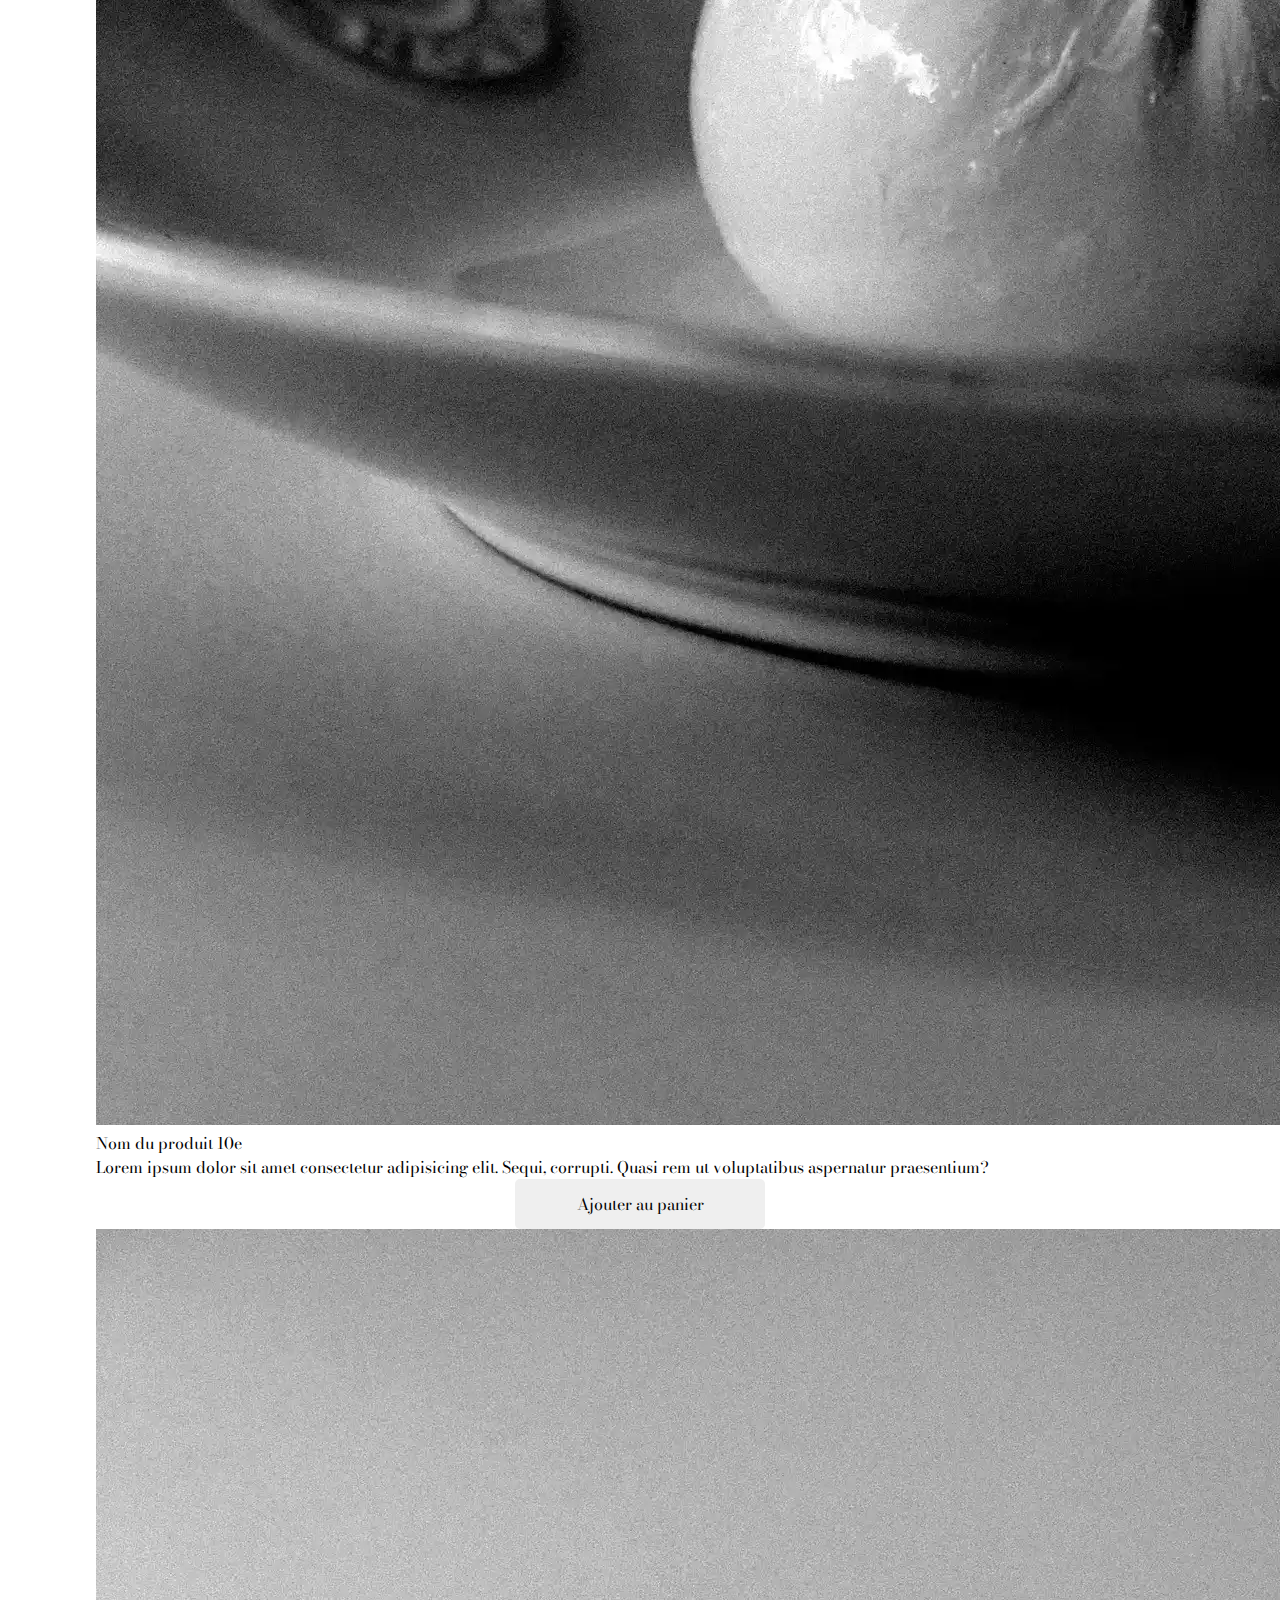
<file: pages/shop.html>
<!DOCTYPE html>
<html lang="fr">
<head>
    <meta charset="UTF-8">
    <meta name="viewport" content="width=device-width, initial-scale=1.0">
    <meta name="description" content="Épicerie italienne à Bordeaux">
    <title>Salumeria - Boutique</title>
    <link rel="icon" href="../assets/images/favicon.png">
    <link rel="preconnect" href="https://fonts.googleapis.com">
    <link rel="preconnect" href="https://fonts.gstatic.com" crossorigin>
    <link rel="stylesheet" href="https://fonts.googleapis.com/css2?family=Bodoni+Moda:ital,opsz,wght@0,6..96,400;0,6..96,500;0,6..96,600;0,6..96,700;0,6..96,800;0,6..96,900;1,6..96,400;1,6..96,500&family=Italiana&display=swap">
    <link rel="stylesheet" href="../assets/styles/style.css">
</head>
<body>
    <header class="header__block">
        <img alt="Logo du site" class="header__logo" loading="lazy" src="../assets/images/logo_la_salumeria.webp">
        <nav>
            <img alt="Menu du site" class="nav__mobile_logo" loading="lazy" src="../assets/images/icones/menu.svg">
            <ul class="nav__list">
                <li>
                    <a class="link" href="../index.html">Accueil</a>
                </li>
                <li>
                    <a class="link" href="./shop.html">Shop</a>
                </li>
                <li>
                    <a class="link" href="#">
                        <img alt="Panier d'achats" class="icon nav__icon" loading="lazy" src="../assets/images/icones/panier.svg">
                    </a>
                </li>
                <li>
                    <span>|</span>
                </li>
                <li>
                    <a class="link" href="#">
                        <img alt="Page Facebook" class="icon nav__icon" loading="lazy" src="../assets/images/icones/facebook.svg">
                    </a>
                </li>
                <li>
                    <a class="link" href="#">
                        <img alt="Page Instagram" class="icon nav__icon" loading="lazy" src="../assets/images/icones/instagram.svg">
                    </a>
                </li>
            </ul>
        </nav>
    </header>

    <main class="main__block" id="shop">
        <div class="banner">
            <img alt="Vitrine de notre boutique" class="banner__image" loading="lazy" src="../assets/images/boutique_la_salumeria.webp">
            <div class="banner__container">
                <h1 class="banner__title heading">Le shop</h1>
                <h2 class="banner__description heading">Faites vous livrer nos produits directement chez vous</h2>
            </div>
        </div>
        <section class="products__block section__block">
            <h2 class="heading section__heading">Antipastis</h2>
            <div class="container__block">
                <div class="shop__products__list">
                    <div class="shop__product">
                        <img alt="Exemple de produit" class="shop__product__image" loading="lazy" src="../assets/images/preparation_culinaire.webp">
                        <div class="shop__product__informations">
                            <span class="shop__product__name">Nom du produit</span>
                            <span class="shop__product__price">10e</span>
                        </div>
                        <p class="shop__product__description">
                            Lorem ipsum dolor sit amet consectetur adipisicing elit. Sequi, corrupti. Quasi rem ut voluptatibus aspernatur praesentium?
                        </p>
                        <button class="btn btn--basket" type="button">Ajouter au panier</button>
                    </div>
                    <div class="shop__product">
                        <img alt="Exemple de produit" class="shop__product__image" loading="lazy" src="../assets/images/preparation_culinaire.webp">
                        <div class="shop__product__informations">
                            <span class="shop__product__name">Nom du produit</span>
                            <span class="shop__product__price">10e</span>
                        </div>
                        <p class="shop__product__description">
                            Lorem ipsum dolor sit amet consectetur adipisicing elit. Sequi, corrupti. Quasi rem ut voluptatibus aspernatur praesentium?
                        </p>
                        <button class="btn btn--basket" type="button">Ajouter au panier</button>
                    </div>
                    <div class="shop__product">
                        <img alt="Exemple de produit" class="shop__product__image" loading="lazy" src="../assets/images/preparation_culinaire.webp">
                        <div class="shop__product__informations">
                            <span class="shop__product__name">Nom du produit</span>
                            <span class="shop__product__price">10e</span>
                        </div>
                        <p class="shop__product__description">
                            Lorem ipsum dolor sit amet consectetur adipisicing elit. Sequi, corrupti. Quasi rem ut voluptatibus aspernatur praesentium?
                        </p>
                        <button class="btn btn--basket" type="button">Ajouter au panier</button>
                    </div>
                    <div class="shop__product">
                        <img alt="Exemple de produit" class="shop__product__image" loading="lazy" src="../assets/images/preparation_culinaire.webp">
                        <div class="shop__product__informations">
                            <span class="shop__product__name">Nom du produit</span>
                            <span class="shop__product__price">10e</span>
                        </div>
                        <p class="shop__product__description">
                            Lorem ipsum dolor sit amet consectetur adipisicing elit. Sequi, corrupti. Quasi rem ut voluptatibus aspernatur praesentium?
                        </p>
                        <button class="btn btn--basket" type="button">Ajouter au panier</button>
                    </div>
                    <div class="shop__product">
                        <img alt="Exemple de produit" class="shop__product__image" loading="lazy" src="../assets/images/preparation_culinaire.webp">
                        <div class="shop__product__informations">
                            <span class="shop__product__name">Nom du produit</span>
                            <span class="shop__product__price">10e</span>
                        </div>
                        <p class="shop__product__description">
                            Lorem ipsum dolor sit amet consectetur adipisicing elit. Sequi, corrupti. Quasi rem ut voluptatibus aspernatur praesentium?
                        </p>
                        <button class="btn btn--basket" type="button">Ajouter au panier</button>
                    </div>
                    <div class="shop__product">
                        <img alt="Exemple de produit" class="shop__product__image" loading="lazy" src="../assets/images/preparation_culinaire.webp">
                        <div class="shop__product__informations">
                            <span class="shop__product__name">Nom du produit</span>
                            <span class="shop__product__price">10e</span>
                        </div>
                        <p class="shop__product__description">
                            Lorem ipsum dolor sit amet consectetur adipisicing elit. Sequi, corrupti. Quasi rem ut voluptatibus aspernatur praesentium?
                        </p>
                        <button class="btn btn--basket" type="button">Ajouter au panier</button>
                    </div>
                    <div class="shop__product">
                        <img alt="Exemple de produit" class="shop__product__image" loading="lazy" src="../assets/images/preparation_culinaire.webp">
                        <div class="shop__product__informations">
                            <span class="shop__product__name">Nom du produit</span>
                            <span class="shop__product__price">10e</span>
                        </div>
                        <p class="shop__product__description">
                            Lorem ipsum dolor sit amet consectetur adipisicing elit. Sequi, corrupti. Quasi rem ut voluptatibus aspernatur praesentium?
                        </p>
                        <button class="btn btn--basket" type="button">Ajouter au panier</button>
                    </div>
                </div>
            </div>
        </section>
        <section class="products__block section__block">
            <h2 class="heading section__heading">Pates</h2>
            <div class="container__block">
                <div class="shop__products__list">
                    <div class="shop__product">
                        <img alt="Exemple de produit" class="shop__product__image" loading="lazy" src="../assets/images/preparation_culinaire.webp">
                        <div class="shop__product__informations">
                            <span class="shop__product__name">Nom du produit</span>
                            <span class="shop__product__price">10e</span>
                        </div>
                        <p class="shop__product__description">
                            Lorem ipsum dolor sit amet consectetur adipisicing elit. Sequi, corrupti. Quasi rem ut voluptatibus aspernatur praesentium?
                        </p>
                        <button class="btn btn--basket" type="button">Ajouter au panier</button>
                    </div>
                    <div class="shop__product">
                        <img alt="Exemple de produit" class="shop__product__image" loading="lazy" src="../assets/images/preparation_culinaire.webp">
                        <div class="shop__product__informations">
                            <span class="shop__product__name">Nom du produit</span>
                            <span class="shop__product__price">10e</span>
                        </div>
                        <p class="shop__product__description">
                            Lorem ipsum dolor sit amet consectetur adipisicing elit. Sequi, corrupti. Quasi rem ut voluptatibus aspernatur praesentium?
                        </p>
                        <button class="btn btn--basket" type="button">Ajouter au panier</button>
                    </div>
                    <div class="shop__product">
                        <img alt="Exemple de produit" class="shop__product__image" loading="lazy" src="../assets/images/preparation_culinaire.webp">
                        <div class="shop__product__informations">
                            <span class="shop__product__name">Nom du produit</span>
                            <span class="shop__product__price">10e</span>
                        </div>
                        <p class="shop__product__description">
                            Lorem ipsum dolor sit amet consectetur adipisicing elit. Sequi, corrupti. Quasi rem ut voluptatibus aspernatur praesentium?
                        </p>
                        <button class="btn btn--basket" type="button">Ajouter au panier</button>
                    </div>
                    <div class="shop__product">
                        <img alt="Exemple de produit" class="shop__product__image" loading="lazy" src="../assets/images/preparation_culinaire.webp">
                        <div class="shop__product__informations">
                            <span class="shop__product__name">Nom du produit</span>
                            <span class="shop__product__price">10e</span>
                        </div>
                        <p class="shop__product__description">
                            Lorem ipsum dolor sit amet consectetur adipisicing elit. Sequi, corrupti. Quasi rem ut voluptatibus aspernatur praesentium?
                        </p>
                        <button class="btn btn--basket" type="button">Ajouter au panier</button>
                    </div>
                    <div class="shop__product">
                        <img alt="Exemple de produit" class="shop__product__image" loading="lazy" src="../assets/images/preparation_culinaire.webp">
                        <div class="shop__product__informations">
                            <span class="shop__product__name">Nom du produit</span>
                            <span class="shop__product__price">10e</span>
                        </div>
                        <p class="shop__product__description">
                            Lorem ipsum dolor sit amet consectetur adipisicing elit. Sequi, corrupti. Quasi rem ut voluptatibus aspernatur praesentium?
                        </p>
                        <button class="btn btn--basket" type="button">Ajouter au panier</button>
                    </div>
                    <div class="shop__product">
                        <img alt="Exemple de produit" class="shop__product__image" loading="lazy" src="../assets/images/preparation_culinaire.webp">
                        <div class="shop__product__informations">
                            <span class="shop__product__name">Nom du produit</span>
                            <span class="shop__product__price">10e</span>
                        </div>
                        <p class="shop__product__description">
                            Lorem ipsum dolor sit amet consectetur adipisicing elit. Sequi, corrupti. Quasi rem ut voluptatibus aspernatur praesentium?
                        </p>
                        <button class="btn btn--basket" type="button">Ajouter au panier</button>
                    </div>
                    <div class="shop__product">
                        <img alt="Exemple de produit" class="shop__product__image" loading="lazy" src="../assets/images/preparation_culinaire.webp">
                        <div class="shop__product__informations">
                            <span class="shop__product__name">Nom du produit</span>
                            <span class="shop__product__price">10e</span>
                        </div>
                        <p class="shop__product__description">
                            Lorem ipsum dolor sit amet consectetur adipisicing elit. Sequi, corrupti. Quasi rem ut voluptatibus aspernatur praesentium?
                        </p>
                        <button class="btn btn--basket" type="button">Ajouter au panier</button>
                    </div>
                </div>
            </div>
        </section>
        <section class="products__block section__block">
            <h2 class="heading section__heading">Vins italiens</h2>
            <div class="container__block">
                <div class="shop__products__list">
                    <div class="shop__product">
                        <img alt="Exemple de produit" class="shop__product__image" loading="lazy" src="../assets/images/preparation_culinaire.webp">
                        <div class="shop__product__informations">
                            <span class="shop__product__name">Nom du produit</span>
                            <span class="shop__product__price">10e</span>
                        </div>
                        <p class="shop__product__description">
                            Lorem ipsum dolor sit amet consectetur adipisicing elit. Sequi, corrupti. Quasi rem ut voluptatibus aspernatur praesentium?
                        </p>
                        <button class="btn btn--basket" type="button">Ajouter au panier</button>
                    </div>
                    <div class="shop__product">
                        <img alt="Exemple de produit" class="shop__product__image" loading="lazy" src="../assets/images/preparation_culinaire.webp">
                        <div class="shop__product__informations">
                            <span class="shop__product__name">Nom du produit</span>
                            <span class="shop__product__price">10e</span>
                        </div>
                        <p class="shop__product__description">
                            Lorem ipsum dolor sit amet consectetur adipisicing elit. Sequi, corrupti. Quasi rem ut voluptatibus aspernatur praesentium?
                        </p>
                        <button class="btn btn--basket" type="button">Ajouter au panier</button>
                    </div>
                    <div class="shop__product">
                        <img alt="Exemple de produit" class="shop__product__image" loading="lazy" src="../assets/images/preparation_culinaire.webp">
                        <div class="shop__product__informations">
                            <span class="shop__product__name">Nom du produit</span>
                            <span class="shop__product__price">10e</span>
                        </div>
                        <p class="shop__product__description">
                            Lorem ipsum dolor sit amet consectetur adipisicing elit. Sequi, corrupti. Quasi rem ut voluptatibus aspernatur praesentium?
                        </p>
                        <button class="btn btn--basket" type="button">Ajouter au panier</button>
                    </div>
                    <div class="shop__product">
                        <img alt="Exemple de produit" class="shop__product__image" loading="lazy" src="../assets/images/preparation_culinaire.webp">
                        <div class="shop__product__informations">
                            <span class="shop__product__name">Nom du produit</span>
                            <span class="shop__product__price">10e</span>
                        </div>
                        <p class="shop__product__description">
                            Lorem ipsum dolor sit amet consectetur adipisicing elit. Sequi, corrupti. Quasi rem ut voluptatibus aspernatur praesentium?
                        </p>
                        <button class="btn btn--basket" type="button">Ajouter au panier</button>
                    </div>
                    <div class="shop__product">
                        <img alt="Exemple de produit" class="shop__product__image" loading="lazy" src="../assets/images/preparation_culinaire.webp">
                        <div class="shop__product__informations">
                            <span class="shop__product__name">Nom du produit</span>
                            <span class="shop__product__price">10e</span>
                        </div>
                        <p class="shop__product__description">
                            Lorem ipsum dolor sit amet consectetur adipisicing elit. Sequi, corrupti. Quasi rem ut voluptatibus aspernatur praesentium?
                        </p>
                        <button class="btn btn--basket" type="button">Ajouter au panier</button>
                    </div>
                    <div class="shop__product">
                        <img alt="Exemple de produit" class="shop__product__image" loading="lazy" src="../assets/images/preparation_culinaire.webp">
                        <div class="shop__product__informations">
                            <span class="shop__product__name">Nom du produit</span>
                            <span class="shop__product__price">10e</span>
                        </div>
                        <p class="shop__product__description">
                            Lorem ipsum dolor sit amet consectetur adipisicing elit. Sequi, corrupti. Quasi rem ut voluptatibus aspernatur praesentium?
                        </p>
                        <button class="btn btn--basket" type="button">Ajouter au panier</button>
                    </div>
                    <div class="shop__product">
                        <img alt="Exemple de produit" class="shop__product__image" loading="lazy" src="../assets/images/preparation_culinaire.webp">
                        <div class="shop__product__informations">
                            <span class="shop__product__name">Nom du produit</span>
                            <span class="shop__product__price">10e</span>
                        </div>
                        <p class="shop__product__description">
                            Lorem ipsum dolor sit amet consectetur adipisicing elit. Sequi, corrupti. Quasi rem ut voluptatibus aspernatur praesentium?
                        </p>
                        <button class="btn btn--basket" type="button">Ajouter au panier</button>
                    </div>
                </div>
            </div>
        </section>
   </main>

   <footer class="footer__block">
        <div class="footer__socials">
            <a class="link" href="#">
                <img alt="Logo Facebook" class="footer__socials_logo icon" loading="lazy" src="../assets/images/icones/facebook.svg">
            </a>
            <a class="link" href="#">
                <img alt="Logo Instagram" class="footer__socials_logo icon" loading="lazy" src="../assets/images/icones/instagram.svg">
            </a>
        </div>
        <div class="footer__informations">
            <span>Copyright La Salumeria</span>
            <a class="link" href="#">Mentions Légales</a>
        </div>
    </footer>
</body>
</html>
</file>
<file: assets/styles/style.css>
/** Reset **/
* {
    box-sizing: border-box;
    margin: 0;
    padding: 0;
}


/** Variables **/
:root {
    --salumeria-black: #161615;
    --salumeria-black-alpha: #000000DD;
    --salumeria-green: #1C562C;
    --salumeria-green-alpha: rgba(28, 86, 44, 0.7);
    --salumeria-red: #850A0F;
    --salumeria-red-alpha: rgba(133, 10, 15, 0.7);    
    --salumeria-text: "Bodoni Moda", serif;
    --salumeria-title: "Italiana", sans-serif;
    --salumeria-white: #FFFFFF;
    --salumeria-yellow: #DAD1C1;
}


/** General **/
html, body {
    scroll-behavior: smooth;
}

body {
    display: flex;
    flex-direction: column;
    min-height: 100vh;
}


/** Content **/
* {
    font-family: var(--salumeria-text);
}


/** Buttons **/
.btn {
    align-items: center;
    border: none;
    border-radius: 5px;
    display: flex;
    font-size: 16px;
    height: 50px;
    justify-content: center;
    margin: auto;
    padding: 5px 20px;
    text-decoration: none;
    transition: 0.5s;
    width: 250px;
}
.btn:hover {
    background-color: transparent;
    border: 1px solid var(--salumeria-red);
    cursor: pointer;
}


/** Links **/
.link {
    border-bottom: 1px solid transparent;
    color: var(--salumeria-black);
    text-decoration: none;
    transition: 0.5s;
}
.link:hover {
    border-bottom-color: var(--salumeria-green-alpha);
    color: var(--salumeria-red);
}


/** Icons **/
.icon {
    transition: 0.5s;
}
.icon:hover {
    filter: grayscale(1);
}


/** Headings **/
.heading {
    font-family: var(--salumeria-title);
}

.section__heading {
    font-size: 32px;
    font-weight: normal;
    margin: 10px auto;
    padding-top: 25px;
    width: 85vw;
}


/** Header **/
.header__block {
    align-items: center;
    display: flex;
    flex-wrap: wrap;
    justify-content: space-between;
    margin: auto;
    padding: 20px 0;
    width: 90vw;
}

/* Logo */
.header__logo {
    object-fit: contain;
    width: 225px;
}

/* Navigation */
.nav__mobile_logo {
    display: flex;
    width: 30px;
}

.nav__list {
    display: none;
}


/** Main **/
.main__block {
    flex: 1 0 auto;
}


/** Banner **/
.banner {
    position: relative;
}

.banner__image {
    height: 100vh;
    max-height: 650px;
    object-fit: cover;
    width: 100%;
}

.banner__container {
    background: var(--salumeria-red-alpha);
    color: var(--salumeria-white);
    display: flex;
    flex-direction: column;
    gap: 10px 0;
    justify-content: center;
    min-height: 115px;
    padding: 20px;
    position: absolute;
    top: 50%;
    transform: translateY(-50%);
    width: 75vw;
}

.banner__title,
.banner__description {
    font-weight: normal;
    opacity: 0.7;
}


/** Container **/
.container__block {
    margin: auto;
    padding: 20px 0;
    width: 85vw;
}


/** Footer **/
.footer__block {
    align-content: center;
    display: flex;
    flex-direction: column;
    flex-wrap: wrap;
    justify-content: space-between;
    margin: auto;
    padding: 20px 5vw;
    width: 100%;
}

/* Social media */
.footer__socials {
    display: flex;
    justify-content: space-around;
    margin-bottom: 10px;
    width: 100%;
}

.footer__socials > .link {
    border-bottom: none;
}

.footer__socials_logo {
    height: 40px;
    width: 40px;
}

/* Informations */
.footer__informations {
    align-content: center;
    display: flex;
    flex-wrap: wrap;
    gap: 10px 0;
    justify-content: space-around;
    width: 100%;
}


/*** Home ***/
/** Grocery **/
.grocery__image {
    max-height: 500px;
    object-fit: cover;
    width: 100%;
}

.grocery__heading {
    font-weight: bold;
    font-size: 35px;
    margin: 20px 0;
}

.grocery__description:first-of-type {
    margin-bottom: 20px;
}


/** Products **/
#products {
    position: relative;
}

#products > .section__heading {
    color: var(--salumeria-white);
}

.product__background {
    background-color: var(--salumeria-red);
    height: 50%;
    position: absolute;
    width: 100%;
    z-index: -1;
}

.products__list {
    display: flex;
    flex-direction: column;
    flex-wrap: wrap;
    gap: 25px;
    margin-bottom: 25px;
}

/* Product - Header */
.product__header {
    position: relative;
}

.product__image {
    display: flex;
    width: 100%;
}

.product__name {
    background-color: var(--salumeria-black-alpha);
    border-radius: 20px;
    color: var(--salumeria-yellow);
    font-size: 24px;
    font-style: italic;
    padding: 5px 10px;
    position: absolute;
    right: 25px;
    top: 25px; 
}

/* Product - Footer */
.product__footer {
    background-color: var(--salumeria-yellow);
    display: flex;
    flex-direction: column;
    justify-content: center;
    padding: 20px;
    text-align: center;
}

.product__description {
    width: 80%;
    margin: auto;
}

/* Product - Button */
.btn--product {
    background-color: var(--salumeria-red);
    color: var(--salumeria-white);
}
.btn--product:hover {
    color: var(--salumeria-red);
}


/** Teams **/
#teams > .section__heading {
    padding-top: 0;
}

.teams__list {
    display: flex;
    flex-direction: column;
    flex-wrap: wrap;
    gap: 25px;
}

.team__photography {
    display: flex;
    max-height: 400px;
    object-fit: cover;
    object-position: top;
    width: 100%;
}

.team__name {
    background-color: var(--salumeria-red);
    color: var(--salumeria-yellow);
    display: flex;
    font-size: 24px;
    font-weight: bold;
    margin: 20px 0;
    padding: 10px 75px;
    width: fit-content;  
}

.team__quote {
    font-size: 24px;
    font-style: italic;
    margin-bottom: 20px;
}

.team__tip {
    color: var(--salumeria-green-alpha);
    font-size: 20px;
    margin-bottom: 15px;
}


/** Contact **/
#contact {
    background-color: var(--salumeria-yellow);
    padding-bottom: 40px
}

#contact > .container__block {
    background-color: var(--salumeria-white);
}

.contact__content {
    flex-wrap: wrap;
    padding: 25px;
}

/* Informations */
.contact__infos {
    display: flex;
    flex-direction: column;
    font-size: 18px;
    gap: 15px;
    text-align: center;
}

.contact__address > p {
    font-weight: bold;
    margin-bottom: 0;
}

/* Maps */
.contact__map {
    height: 300px;
    margin-top: 15px;
    object-fit: cover;
    width: 100%;
}

/* Form */
.contact__form {
    display: flex;
    flex-direction: column;
    gap: 15px 0;
}

.contact__heading {
    font-weight: bold;
    font-size: 35px;
    margin: 20px;
    text-align: center;
}

.contact__label {
    font-weight: bold;
}

.contact__field {
    font-size: 16px;
    padding: 20px;
}

textarea.contact__field {
    min-height: 150px;
    resize: none;
}

.btn--contact {
    background-color: var(--salumeria-yellow);
}


/** Responsive **/
@media screen and (min-width: 1024px) {
    /** Headings **/
    .section__heading {
        font-size: 50px;
    }

    /** Header **/
    /* Navigation */
    .nav__mobile_logo {
        display: none;
    }

    .nav__list {
        align-items: center;
        display: flex;
        font-size: 18px;
        gap: 0 20px;
        list-style: none;
    }

    .nav__icon {
        display: flex;
        width: 25px;
    }


    /** Banner **/
    .banner__container {
        padding-left: 50px;
    }

    .banner__title {
        font-size: 115px;
        font-weight: normal;
    }

    .banner__description {
        font-size: 50px;
    }


    /** Products **/
    .product__background {
        height: 100%;
    }

    .products__list {
        display: flex;
        flex-direction: row;
    }

    .product {
        flex: 1 0 calc((100% / 3) - (25px * 2 /3));
    }

    /* Product - Header */
    .product__header {
        height: 70%;
    }

    .product__image {
        height: 100%;
    }

    /* Product - Footer */
    .product__footer {
        height: 30%;
        padding: 40px 20px;
    }

    .product__description {
        width: unset;
    }

    /* Product - Button */
    .btn--product {
        background-color: var(--salumeria-white);
        color: var(--salumeria-red);
    }
    .btn--product:hover {
        border-color: var(--salumeria-white);
        color: var(--salumeria-white);
    }


    /** Teams **/
    #teams > .section__heading {
        padding-top: 25px;
    }

    .teams__list {
        flex-direction: row;
        justify-content: space-between;
    }

    .team {
        flex: 1 0 calc((50%) - (25px * 1/2));
    }

    .team__name {
        font-size: 32px;
        justify-content: center;
        margin: 0 0 20px 0;
        width: 100%;
    }


    /** Contact **/
    #contact > .container__block {
        padding: 0;
    }

    .contact__content {
        align-items: stretch;
        display: flex;
        gap: 50px 15px;
        justify-content: center;
    }

    /* Informations */
    .contact__infos {
        flex: 1 0 calc((100% / 2) - (15px * 1 /2));
        font-size: 30px;
        justify-content: space-between;
    }

    /* Maps */
    .contact__map {
        flex: 1 0 calc((100% / 2) - (15px * 1 /2));
        height: 300px;
        margin-top: 0;
    }

    /* Form */
    .contact__form {
        width: 100%;
    }

    .contact__heading {
        margin: 0 20px;
    }
    

    /** Footer **/
    .footer__block {
        flex-direction: row-reverse;
        flex-wrap: unset;
    }

    /* Social media */
    .footer__socials {
        gap: 0 50px;
        justify-content: end;
    }
}
</file>
